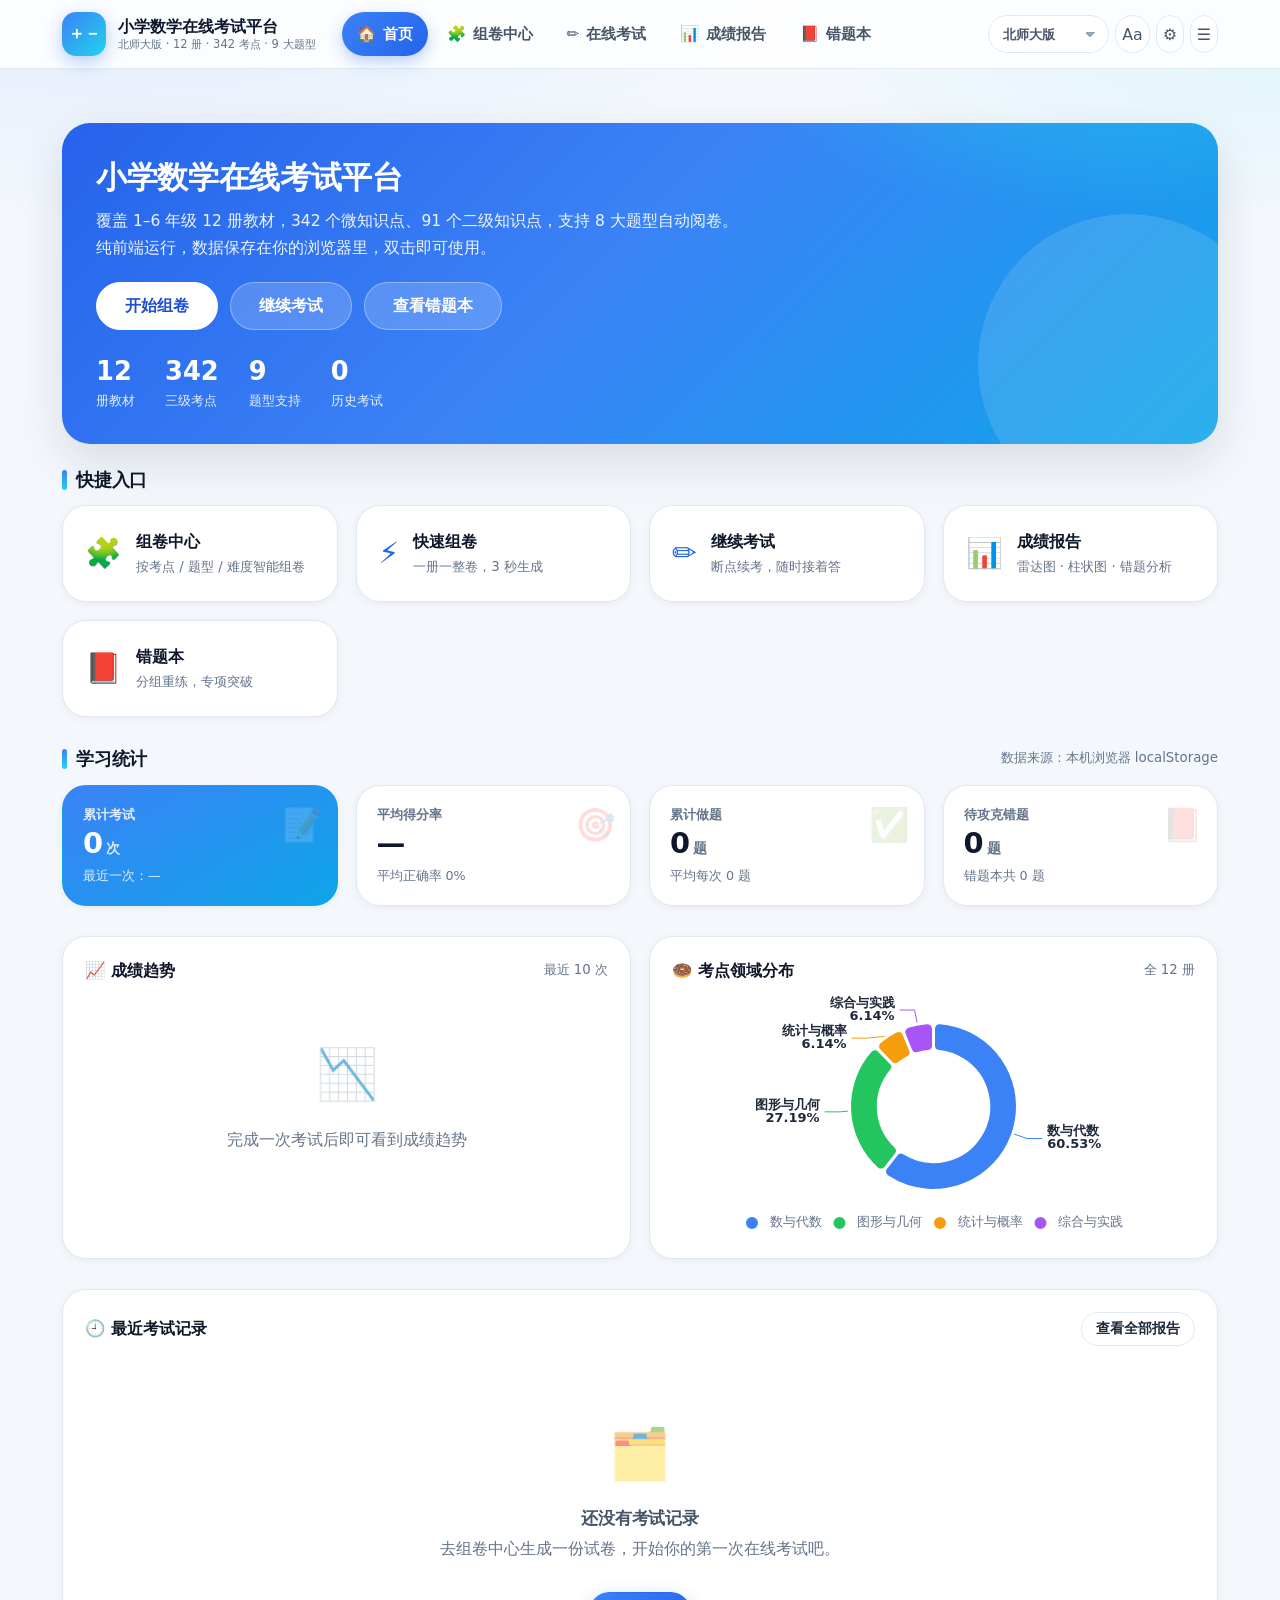
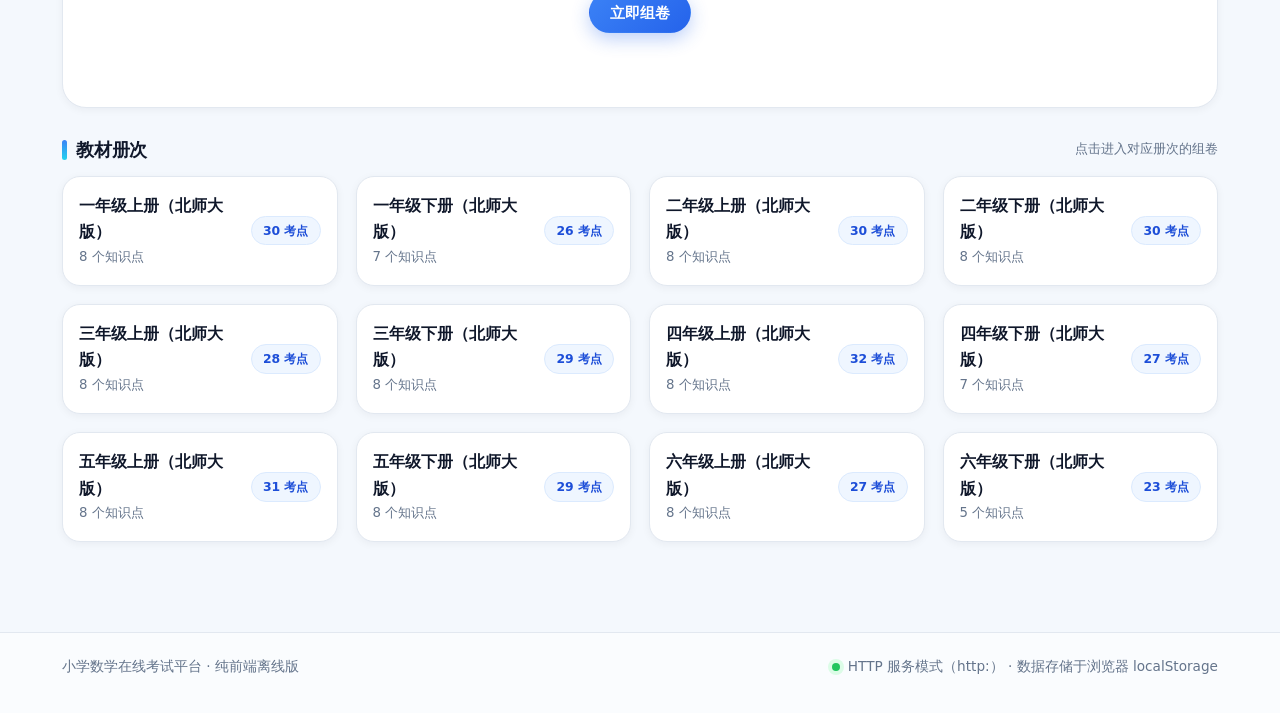
<file: index.html>
<!DOCTYPE html>
<html lang="zh-CN">
<head>
<meta charset="UTF-8">
<meta name="viewport" content="width=device-width, initial-scale=1">
<title>小学数学在线考试平台 · 首页</title>
<meta name="description" content="纯前端小学数学在线考试平台：12 册知识标签体系、378 个微知识点、8 大题型、自动阅卷、成绩报告与错题本。">
<link rel="stylesheet" href="vendor/katex/katex.min.css">
<link rel="stylesheet" href="css/base.css">
<link rel="stylesheet" href="css/layout.css">
<link rel="stylesheet" href="css/components.css">
<link rel="stylesheet" href="css/print.css" media="print">
</head>
<body>

<header class="app-header" id="app-header"></header>

<section class="page-head" id="page-head"></section>

<main class="page-body">
  <div class="container" id="page-root"></div>
</main>

<footer class="app-footer" id="app-footer"></footer>

<!-- 依赖：本地 vendor（离线可用） -->
<script src="vendor/katex/katex.min.js"></script>
<script src="vendor/echarts/echarts.min.js"></script>
<!-- 数据：tags.json 的 file:// 兜底副本 -->
<script src="data/tags.js"></script>
<!-- 核心逻辑 -->
<script src="js/core/loader.js"></script>
<script src="js/core/storage.js"></script>
<script src="js/core/tags.js"></script>
<script src="js/core/bank.js"></script>
<script src="js/core/grader.js"></script>
<script src="js/core/plugins.js"></script>
<script src="js/core/builder.js"></script>
<script src="js/core/media.js"></script>
<script src="js/core/ai.js"></script>
<!-- UI -->
<script src="js/ui/math.js"></script>
<script src="js/ui/toast.js"></script>
<script src="js/ui/charts.js"></script>
<script src="js/ui/render.js"></script>
  <script src="js/ui/shell.js"></script>
  <!-- 历史数据迁移（卡 3）：先于页面 boot / Shell.mount 自动运行一次 -->
  <script src="data/migrate-map.js"></script>
  <script src="js/core/migrate.js"></script>
  <!-- 页面 -->
  <script src="js/pages/page-index.js"></script>
</body>
</html>
</file>
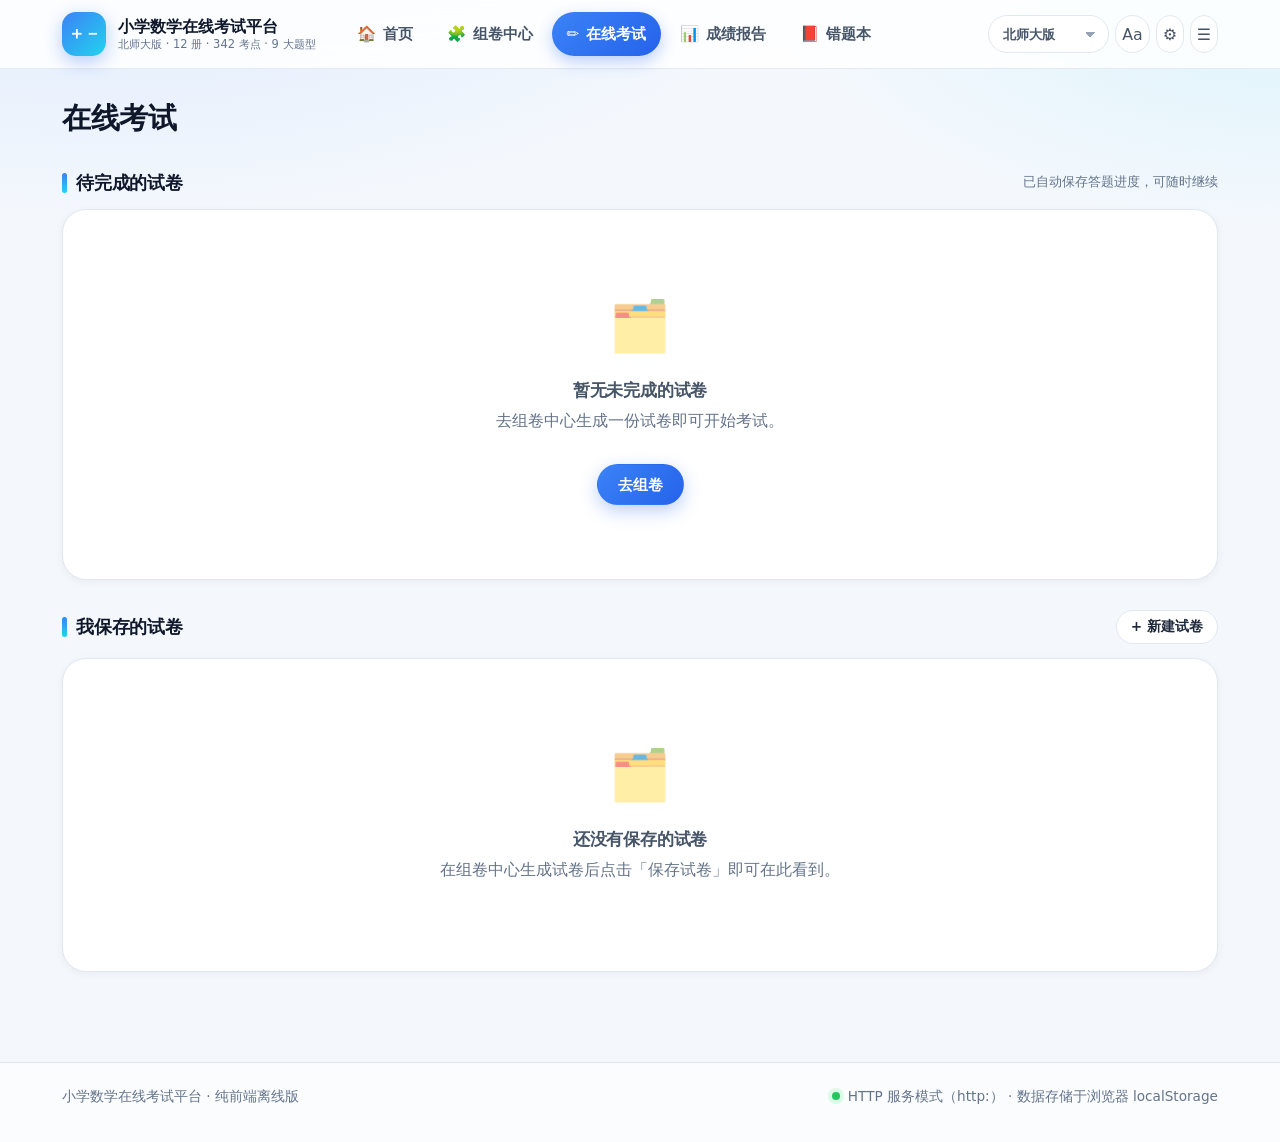
<file: exam.html>
<!DOCTYPE html>
<html lang="zh-CN">
<head>
<meta charset="UTF-8">
<meta name="viewport" content="width=device-width, initial-scale=1">
<title>在线考试 · 小学数学在线考试平台</title>
<link rel="stylesheet" href="vendor/katex/katex.min.css">
<link rel="stylesheet" href="css/base.css">
<link rel="stylesheet" href="css/layout.css">
<link rel="stylesheet" href="css/components.css">
<link rel="stylesheet" href="css/print.css" media="print">
</head>
<body>

<header class="app-header" id="app-header"></header>
<section class="page-head" id="page-head"></section>

<main class="page-body">
  <div class="container" id="page-root"></div>
</main>

<footer class="app-footer" id="app-footer"></footer>

<script src="vendor/katex/katex.min.js"></script>
<script src="vendor/echarts/echarts.min.js"></script>
<script src="data/tags.js"></script>
<script src="js/core/loader.js"></script>
<script src="js/core/storage.js"></script>
<script src="js/core/tags.js"></script>
<script src="js/core/bank.js"></script>
<script src="js/core/grader.js"></script>
<script src="js/core/plugins.js"></script>
<script src="js/core/builder.js"></script>
<script src="js/core/media.js"></script>
<script src="js/core/ai.js"></script>
<script src="js/ui/math.js"></script>
<script src="js/ui/toast.js"></script>
<script src="js/ui/charts.js"></script>
<script src="js/ui/render.js"></script>
  <script src="js/ui/shell.js"></script>
  <!-- 历史数据迁移（卡 3）：先于页面 boot / Shell.mount 自动运行一次 -->
  <script src="data/migrate-map.js"></script>
  <script src="js/core/migrate.js"></script>
  <script src="js/pages/page-exam.js"></script>
</body>
</html>
</file>
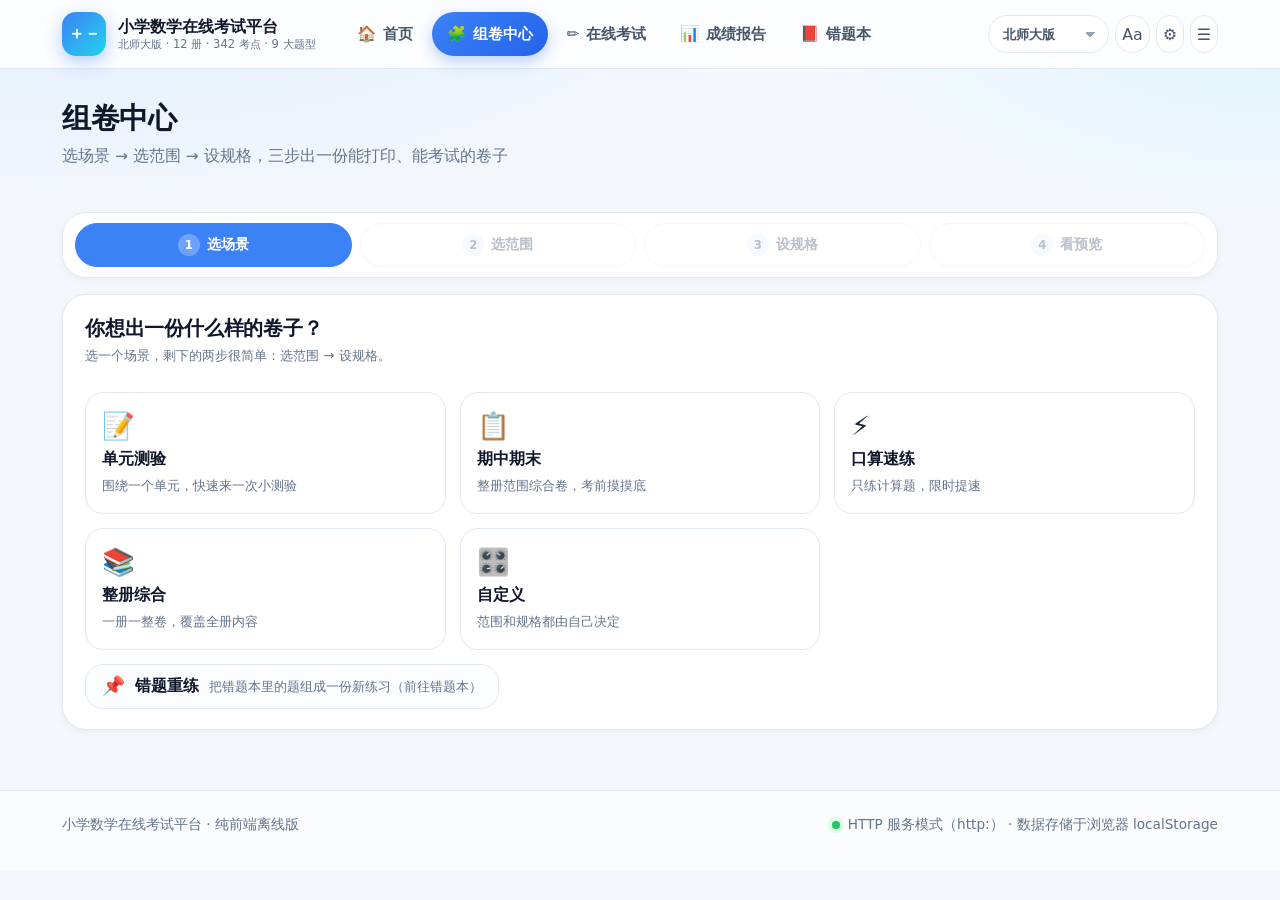
<file: paper-builder.html>
<!DOCTYPE html>
<html lang="zh-CN">
<head>
<meta charset="UTF-8">
<meta name="viewport" content="width=device-width, initial-scale=1">
<title>组卷中心 · 小学数学在线考试平台</title>
<link rel="stylesheet" href="vendor/katex/katex.min.css">
<link rel="stylesheet" href="css/base.css">
<link rel="stylesheet" href="css/layout.css">
<link rel="stylesheet" href="css/components.css">
<link rel="stylesheet" href="css/print.css" media="print">
</head>
<body>

<header class="app-header" id="app-header"></header>
<section class="page-head" id="page-head"></section>

<main class="page-body">
  <div class="container" id="page-root"></div>
</main>

<footer class="app-footer" id="app-footer"></footer>

<script src="vendor/katex/katex.min.js"></script>
<script src="vendor/echarts/echarts.min.js"></script>
<script src="data/tags.js"></script>
<script src="js/core/loader.js"></script>
<script src="js/core/storage.js"></script>
<script src="js/core/tags.js"></script>
<script src="js/core/bank.js"></script>
<script src="js/core/grader.js"></script>
<script src="js/core/plugins.js"></script>
<script src="js/core/builder.js"></script>
<script src="js/core/media.js"></script>
<script src="js/core/ai.js"></script>
<script src="js/ui/math.js"></script>
<script src="js/ui/toast.js"></script>
<script src="js/ui/charts.js"></script>
<script src="js/ui/render.js"></script>
  <script src="js/ui/shell.js"></script>
  <!-- 历史数据迁移（卡 3）：先于页面 boot / Shell.mount 自动运行一次 -->
  <script src="data/migrate-map.js"></script>
  <script src="js/core/migrate.js"></script>
  <script src="js/pages/page-builder.js"></script>
</body>
</html>
</file>
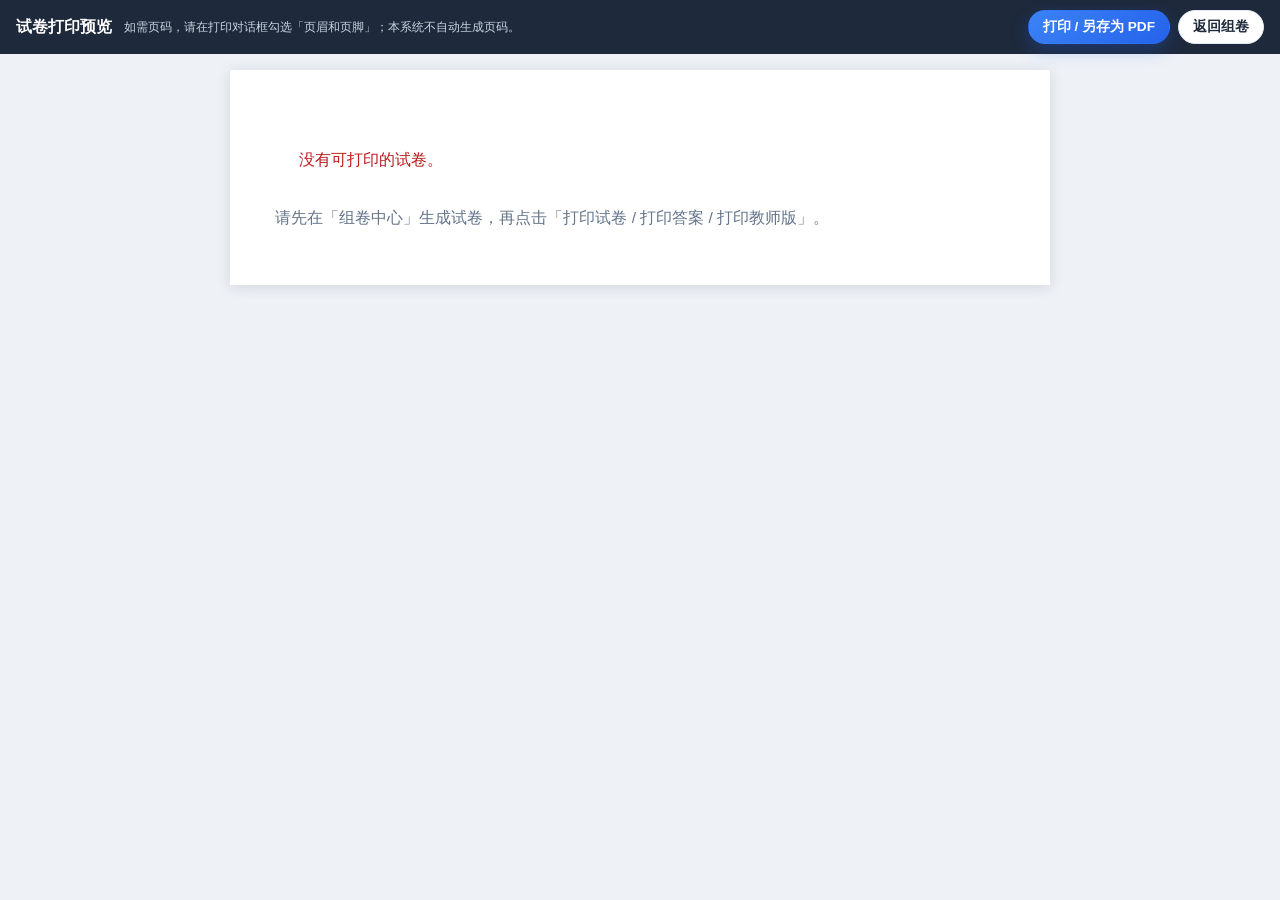
<file: print.html>
<!DOCTYPE html>
<html lang="zh-CN">
<head>
<meta charset="UTF-8">
<meta name="viewport" content="width=device-width, initial-scale=1">
<title>打印试卷 · 小学数学在线考试平台</title>
<link rel="stylesheet" href="vendor/katex/katex.min.css">
<link rel="stylesheet" href="css/base.css">
<link rel="stylesheet" href="css/layout.css">
<link rel="stylesheet" href="css/components.css">
<!-- 独立打印页：print.css 改为 media=all，保证屏幕预览即为卷面排版（打印时同样生效） -->
<link rel="stylesheet" href="css/print.css" media="all">
</head>
<body>

<header class="pp-toolbar no-print" id="pp-toolbar">
  <span class="pp-toolbar-title">试卷打印预览</span>
  <span class="pp-toolbar-hint">如需页码，请在打印对话框勾选「页眉和页脚」；本系统不自动生成页码。</span>
  <span class="pp-toolbar-actions">
    <button class="btn btn-primary btn-sm" id="pp-btn-print">打印 / 另存为 PDF</button>
    <a class="btn btn-ghost btn-sm" id="pp-btn-back" href="paper-builder.html">返回组卷</a>
  </span>
</header>

<main class="pp-root" id="print-root">
  <div class="pp-loading">正在准备试卷…</div>
</main>

<!-- 与 paper-builder.html 相同的核心脚本清单（满足离线资源校验），
     末尾追加本页专用的两个脚本 -->
<script src="vendor/katex/katex.min.js"></script>
<script src="vendor/echarts/echarts.min.js"></script>
<script src="data/tags.js"></script>
<script src="js/core/loader.js"></script>
<script src="js/core/storage.js"></script>
<script src="js/core/tags.js"></script>
<script src="js/core/bank.js"></script>
<script src="js/core/grader.js"></script>
<script src="js/core/plugins.js"></script>
<script src="js/core/builder.js"></script>
<script src="js/core/media.js"></script>
<script src="js/core/ai.js"></script>
<script src="js/ui/math.js"></script>
<script src="js/ui/toast.js"></script>
<script src="js/ui/charts.js"></script>
<script src="js/ui/render.js"></script>
<script src="js/ui/shell.js"></script>
<script src="js/ui/paper-print.js"></script>
<script src="js/pages/page-print.js"></script>
</body>
</html>
</file>
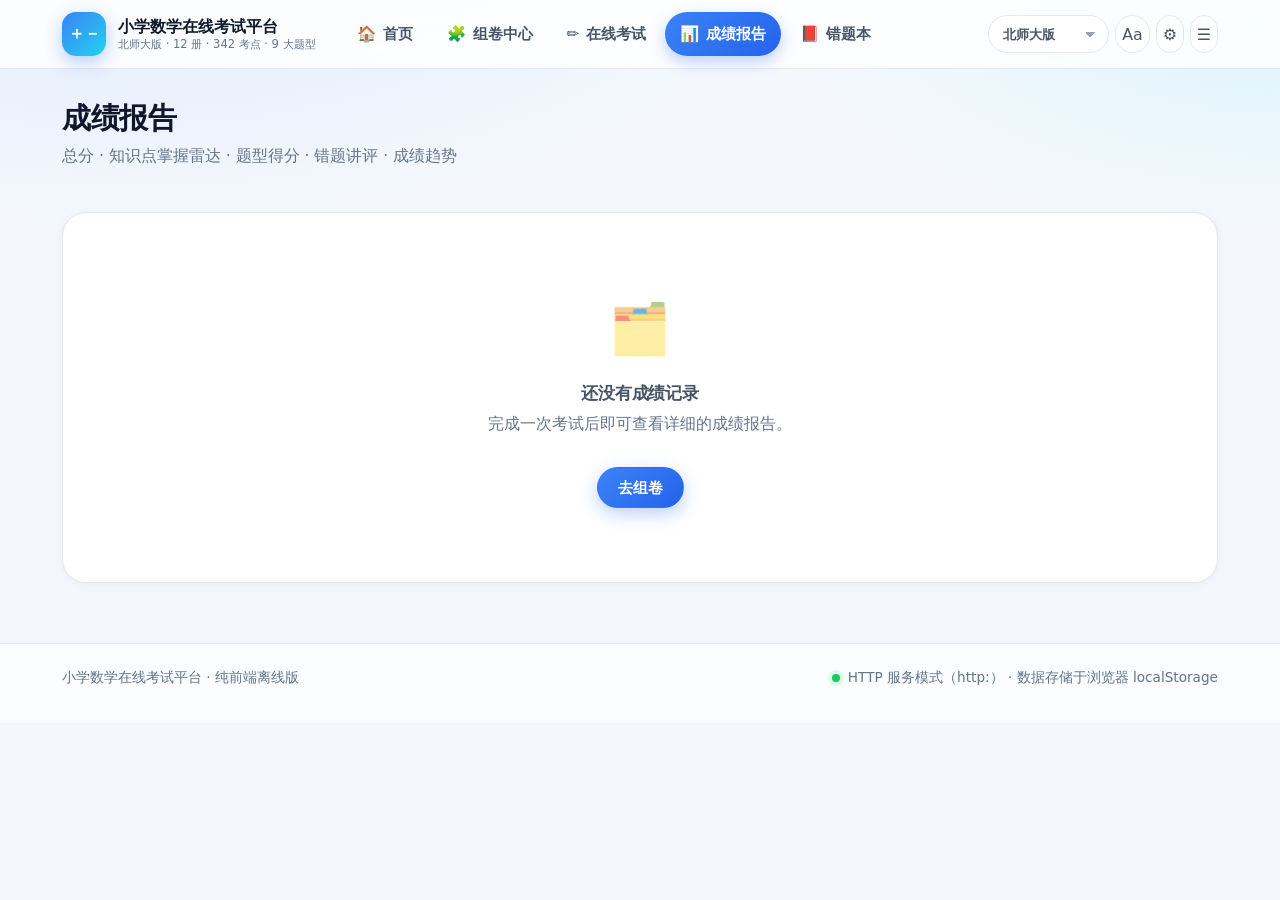
<file: report.html>
<!DOCTYPE html>
<html lang="zh-CN">
<head>
<meta charset="UTF-8">
<meta name="viewport" content="width=device-width, initial-scale=1">
<title>成绩报告 · 小学数学在线考试平台</title>
<link rel="stylesheet" href="vendor/katex/katex.min.css">
<link rel="stylesheet" href="css/base.css">
<link rel="stylesheet" href="css/layout.css">
<link rel="stylesheet" href="css/components.css">
<link rel="stylesheet" href="css/print.css" media="print">
</head>
<body>

<header class="app-header" id="app-header"></header>
<section class="page-head" id="page-head"></section>

<main class="page-body">
  <div class="container" id="page-root"></div>
</main>

<footer class="app-footer" id="app-footer"></footer>

<script src="vendor/katex/katex.min.js"></script>
<script src="vendor/echarts/echarts.min.js"></script>
<script src="data/tags.js"></script>
<script src="js/core/loader.js"></script>
<script src="js/core/storage.js"></script>
<script src="js/core/tags.js"></script>
<script src="js/core/bank.js"></script>
<script src="js/core/grader.js"></script>
<script src="js/core/plugins.js"></script>
<script src="js/core/builder.js"></script>
<script src="js/core/media.js"></script>
<script src="js/core/ai.js"></script>
<script src="js/ui/math.js"></script>
<script src="js/ui/toast.js"></script>
<script src="js/ui/charts.js"></script>
<script src="js/ui/render.js"></script>
  <script src="js/ui/shell.js"></script>
  <!-- 历史数据迁移（卡 3）：先于页面 boot / Shell.mount 自动运行一次 -->
  <script src="data/migrate-map.js"></script>
  <script src="js/core/migrate.js"></script>
  <script src="js/pages/page-report.js"></script>
</body>
</html>
</file>
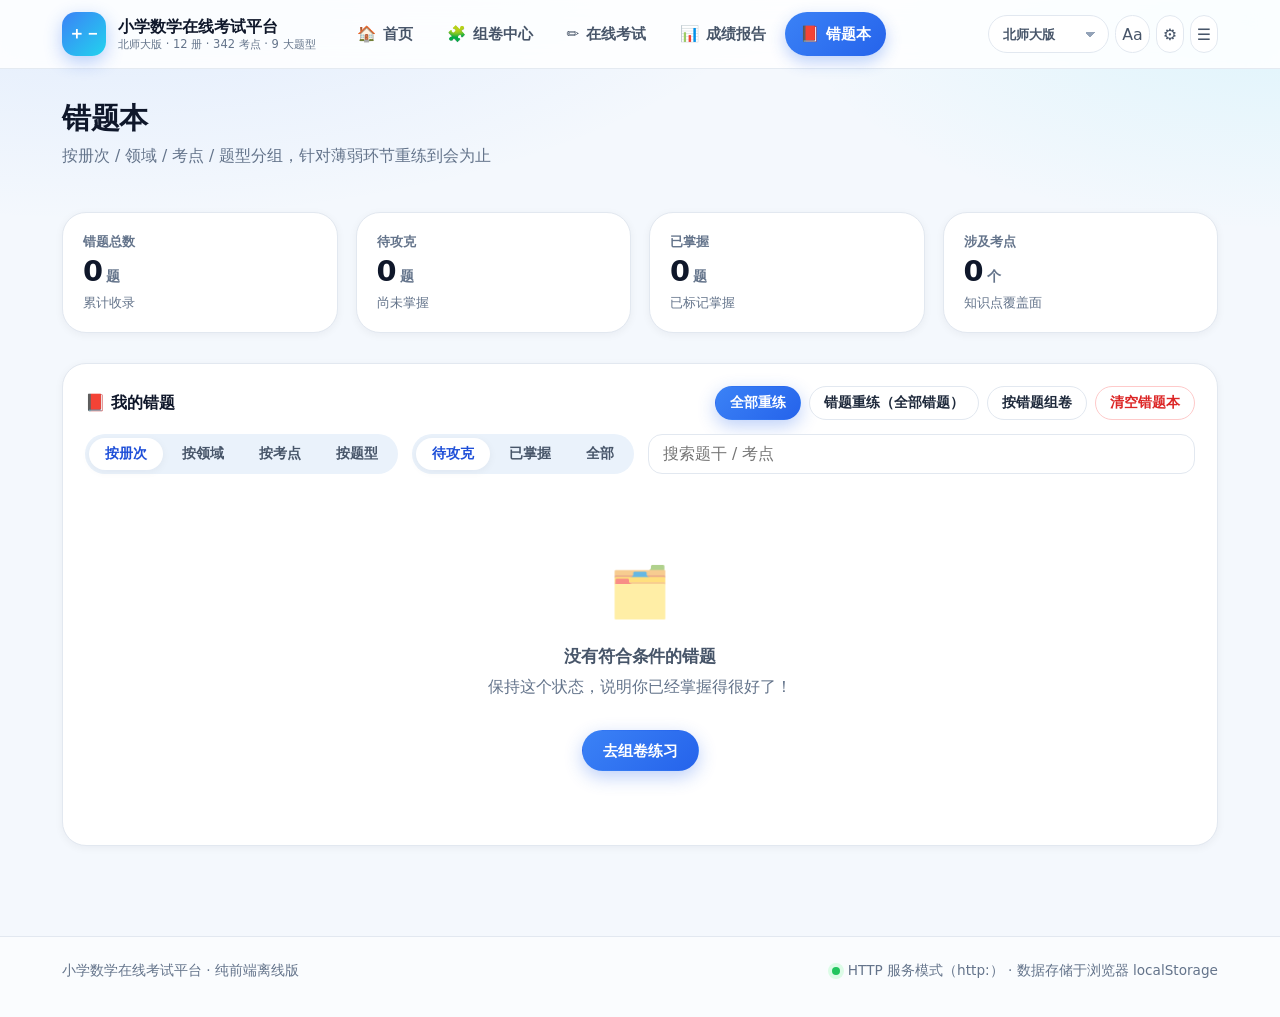
<file: wrongbook.html>
<!DOCTYPE html>
<html lang="zh-CN">
<head>
<meta charset="UTF-8">
<meta name="viewport" content="width=device-width, initial-scale=1">
<title>错题本 · 小学数学在线考试平台</title>
<link rel="stylesheet" href="vendor/katex/katex.min.css">
<link rel="stylesheet" href="css/base.css">
<link rel="stylesheet" href="css/layout.css">
<link rel="stylesheet" href="css/components.css">
<link rel="stylesheet" href="css/print.css" media="print">
</head>
<body>

<header class="app-header" id="app-header"></header>
<section class="page-head" id="page-head"></section>

<main class="page-body">
  <div class="container" id="page-root"></div>
</main>

<footer class="app-footer" id="app-footer"></footer>

<script src="vendor/katex/katex.min.js"></script>
<script src="vendor/echarts/echarts.min.js"></script>
<script src="data/tags.js"></script>
<script src="js/core/loader.js"></script>
<script src="js/core/storage.js"></script>
<script src="js/core/tags.js"></script>
<script src="js/core/bank.js"></script>
<script src="js/core/grader.js"></script>
<script src="js/core/plugins.js"></script>
<script src="js/core/builder.js"></script>
<script src="js/core/media.js"></script>
<script src="js/core/ai.js"></script>
<script src="js/ui/math.js"></script>
<script src="js/ui/toast.js"></script>
<script src="js/ui/charts.js"></script>
<script src="js/ui/render.js"></script>
  <script src="js/ui/shell.js"></script>
  <!-- 历史数据迁移（卡 3）：先于页面 boot / Shell.mount 自动运行一次 -->
  <script src="data/migrate-map.js"></script>
  <script src="js/core/migrate.js"></script>
  <script src="js/pages/page-wrongbook.js"></script>
</body>
</html>
</file>
<file: css/base.css>
/* ============================================================
 * base.css —— 设计变量 / 重置 / 排版 / 大字版
 * 主色调：清新蓝  |  圆角：16-28px  |  卡片式布局
 * ============================================================ */
:root {
  /* 主色（蓝） */
  --blue-50:  #eff6ff;
  --blue-100: #dbeafe;
  --blue-200: #bfdbfe;
  --blue-300: #93c5fd;
  --blue-400: #60a5fa;
  --blue-500: #3b82f6;
  --blue-600: #2563eb;
  --blue-700: #1d4ed8;
  --blue-800: #1e40af;

  /* 辅助色 */
  --green-100: #dcfce7; --green-500: #22c55e; --green-600: #16a34a; --green-700:#15803d;
  --amber-100: #fef3c7; --amber-500: #f59e0b; --amber-600: #d97706;
  --red-100: #fee2e2;   --red-500: #ef4444;   --red-600: #dc2626;
  --pink-100: #fce7f3;  --pink-500: #ec4899;
  --purple-100:#f3e8ff; --purple-500:#a855f7;
  --teal-500: #14b8a6;

  /* 中性色 */
  --ink:      #0f172a;
  --ink-2:    #1e293b;
  --ink-3:    #475569;
  --muted:    #64748b;
  --muted-2:  #94a3b8;
  --line:     #e2e8f0;
  --line-2:   #eef2f7;
  --bg:       #f4f8fd;
  --bg-2:     #eaf2fb;
  --card:     #ffffff;
  --card-2:   #fbfdff;
  --shadow-sm: 0 2px 8px rgba(15, 23, 42, .05);
  --shadow:    0 8px 24px rgba(15, 23, 42, .07);
  --shadow-lg: 0 18px 48px rgba(15, 23, 42, .12);

  /* 圆角 */
  --r-xs: 10px;
  --r-sm: 14px;
  --r-md: 18px;
  --r-lg: 24px;
  --r-xl: 28px;
  --r-full: 999px;

  --font: system-ui, -apple-system, "Segoe UI", "PingFang SC", "Hiragino Sans GB", "Microsoft YaHei", sans-serif;
  --font-num: "SFMono-Regular", ui-monospace, Consolas, monospace;
  --fs: 15.5px;
  --lh: 1.72;
  --container: 1200px;
  --header-h: 68px;
}

html.big-font, body.big-font { --fs: 18.5px; --lh: 1.9; }

* { box-sizing: border-box; }

html, body { height: 100%; }

body {
  margin: 0;
  font-family: var(--font);
  font-size: var(--fs);
  line-height: var(--lh);
  color: var(--ink-2);
  background:
    radial-gradient(1200px 520px at 8% -10%, rgba(59,130,246,.13), transparent 60%),
    radial-gradient(900px 420px at 100% 0%, rgba(34,211,238,.11), transparent 55%),
    var(--bg);
  background-attachment: fixed;
  -webkit-font-smoothing: antialiased;
  text-rendering: optimizeLegibility;
}

h1, h2, h3, h4, h5 { margin: 0 0 .5em; color: var(--ink); font-weight: 800; line-height: 1.32; letter-spacing: -.01em; }
h1 { font-size: 1.72em; }
h2 { font-size: 1.36em; }
h3 { font-size: 1.12em; }
h4 { font-size: 1em; }
p  { margin: 0 0 .85em; }
a  { color: var(--blue-600); text-decoration: none; }
a:hover { color: var(--blue-700); }
ul, ol { margin: 0 0 .85em; padding-left: 1.3em; }
img { max-width: 100%; }
button, input, select, textarea { font-family: inherit; font-size: inherit; color: inherit; }
button { cursor: pointer; }
hr.sep { border: 0; border-top: 1px dashed var(--line); margin: 18px 0; }

::selection { background: var(--blue-200); color: var(--ink); }

/* 滚动条 */
::-webkit-scrollbar { width: 10px; height: 10px; }
::-webkit-scrollbar-track { background: transparent; }
::-webkit-scrollbar-thumb { background: #cbd8e6; border-radius: 999px; border: 2px solid transparent; background-clip: content-box; }
::-webkit-scrollbar-thumb:hover { background: #a9bdd2; background-clip: content-box; }

/* 工具类 */
.muted { color: var(--muted); }
.small { font-size: .86em; }
.center { text-align: center; }
.right { text-align: right; }
.nowrap { white-space: nowrap; }
.mt-0 { margin-top: 0; } .mt-1 { margin-top: 8px; } .mt-2 { margin-top: 16px; } .mt-3 { margin-top: 24px; }
.mb-0 { margin-bottom: 0; } .mb-1 { margin-bottom: 8px; } .mb-2 { margin-bottom: 16px; } .mb-3 { margin-bottom: 24px; }
.hidden { display: none !important; }
.flex { display: flex; }
.flex-between { display: flex; align-items: center; justify-content: space-between; gap: 12px; }
.flex-center { display: flex; align-items: center; justify-content: center; gap: 10px; }
.wrap { flex-wrap: wrap; }
.grow { flex: 1 1 auto; min-width: 0; }
.gap-1 { gap: 8px; } .gap-2 { gap: 14px; } .gap-3 { gap: 22px; }

/* KaTeX 微调 */
.katex { font-size: 1.06em; }
.katex-display { margin: .55em 0; overflow-x: auto; overflow-y: hidden; padding: 2px 0; }
.math-error { color: var(--red-600); background: var(--red-100); border-radius: 6px; padding: 0 4px; }

/* 动效 */
@keyframes mx-fade-up { from { opacity: 0; transform: translateY(10px); } to { opacity: 1; transform: none; } }
@keyframes mx-spin { to { transform: rotate(360deg); } }
@keyframes mx-pop { 0% { transform: scale(.94); opacity: 0; } 100% { transform: scale(1); opacity: 1; } }

@media (prefers-reduced-motion: reduce) {
  * { animation-duration: .01ms !important; transition-duration: .01ms !important; }
}
</file>
<file: css/layout.css>
/* ============================================================
 * layout.css —— 容器 / 顶栏 / 页头 / 栅格 / 页脚
 * ============================================================ */
.container {
  width: 100%;
  max-width: var(--container);
  margin: 0 auto;
  padding: 0 22px;
}

/* ---------------- 顶栏 ---------------- */
.app-header {
  position: sticky;
  top: 0;
  z-index: 60;
  backdrop-filter: saturate(160%) blur(14px);
  -webkit-backdrop-filter: saturate(160%) blur(14px);
  background: rgba(255, 255, 255, .86);
  border-bottom: 1px solid rgba(226, 232, 240, .9);
}
.nav-wrap {
  display: flex;
  align-items: center;
  gap: 18px;
  min-height: var(--header-h);
}
.brand {
  display: flex;
  align-items: center;
  gap: 12px;
  flex: 0 0 auto;
}
.brand-logo {
  width: 44px; height: 44px;
  display: grid; place-items: center;
  border-radius: var(--r-sm);
  background: linear-gradient(135deg, var(--blue-500), #22d3ee);
  color: #fff;
  font-weight: 800;
  font-size: 17px;
  letter-spacing: -.5px;
  box-shadow: 0 6px 18px rgba(37, 99, 235, .32);
}
.brand-text { display: flex; flex-direction: column; line-height: 1.22; }
.brand-text b { font-size: 1.02em; color: var(--ink); font-weight: 800; }
.brand-text em { font-style: normal; font-size: .74em; color: var(--muted); }

.nav { display: flex; align-items: center; gap: 4px; margin-left: 8px; flex: 1 1 auto; }
.nav-link {
  display: inline-flex; align-items: center; gap: 7px;
  padding: 9px 15px;
  border-radius: var(--r-full);
  color: var(--ink-3);
  font-weight: 600;
  font-size: .95em;
  transition: background .16s, color .16s, transform .16s;
  white-space: nowrap;
}
.nav-link:hover { background: var(--blue-50); color: var(--blue-700); transform: translateY(-1px); }
.nav-link.active { background: linear-gradient(135deg, var(--blue-500), var(--blue-600)); color: #fff; box-shadow: 0 6px 16px rgba(37, 99, 235, .3); }
.nav-ico { font-size: 1.05em; }

.nav-actions { display: flex; align-items: center; gap: 6px; flex: 0 0 auto; }
.nav-toggle { display: none; }

/* ---------------- 页头 ---------------- */
.page-head { padding: 30px 0 6px; }
.breadcrumb { font-size: .86em; color: var(--muted); margin-bottom: 8px; }
.breadcrumb a { color: var(--muted); }
.breadcrumb a:hover { color: var(--blue-600); }
.page-title { font-size: 1.86em; margin-bottom: 6px; }
.page-subtitle { color: var(--muted); max-width: 74ch; margin-bottom: 14px; }
.page-head-actions { display: flex; gap: 10px; flex-wrap: wrap; margin-bottom: 4px; }

/* ---------------- 主体 ---------------- */
.page-body { padding: 18px 0 60px; }

.section { margin-bottom: 30px; }
.section-head {
  display: flex; align-items: center; justify-content: space-between;
  gap: 14px; margin-bottom: 14px; flex-wrap: wrap;
}
.section-title { font-size: 1.16em; margin: 0; display: flex; align-items: center; gap: 9px; }
.section-title::before {
  content: ''; width: 5px; height: 20px; border-radius: 4px;
  background: linear-gradient(180deg, var(--blue-500), #22d3ee);
}

/* ---------------- 栅格 ---------------- */
.grid { display: grid; gap: 18px; }
.grid-2 { grid-template-columns: repeat(2, minmax(0, 1fr)); }
.grid-3 { grid-template-columns: repeat(3, minmax(0, 1fr)); }
.grid-4 { grid-template-columns: repeat(4, minmax(0, 1fr)); }
.grid-auto { grid-template-columns: repeat(auto-fill, minmax(250px, 1fr)); }
.grid-side { grid-template-columns: 320px minmax(0, 1fr); }
.grid-side-r { grid-template-columns: minmax(0, 1fr) 340px; }
.span-2 { grid-column: span 2; }
.span-3 { grid-column: span 3; }

/* ---------------- 快捷入口 ---------------- */
.hero {
  position: relative;
  overflow: hidden;
  border-radius: var(--r-xl);
  padding: 34px 34px 30px;
  background:
    radial-gradient(600px 260px at 90% -20%, rgba(34, 211, 238, .5), transparent 60%),
    linear-gradient(135deg, #2563eb 0%, #3b82f6 46%, #0ea5e9 100%);
  color: #fff;
  box-shadow: var(--shadow-lg);
}
.hero::after {
  content: '';
  position: absolute; right: -60px; bottom: -70px;
  width: 300px; height: 300px; border-radius: 50%;
  background: rgba(255, 255, 255, .12);
}
.hero h1 { color: #fff; font-size: 2.02em; margin-bottom: 10px; }
.hero p { color: rgba(255, 255, 255, .92); max-width: 66ch; margin-bottom: 20px; }
.hero-actions { display: flex; gap: 12px; flex-wrap: wrap; position: relative; z-index: 2; }
.hero .btn-ghost { background: rgba(255, 255, 255, .18); color: #fff; border-color: rgba(255, 255, 255, .34); }
.hero .btn-ghost:hover { background: rgba(255, 255, 255, .3); color: #fff; }
.hero .btn-light { background: #fff; color: var(--blue-700); border-color: #fff; }
.hero-stats {
  display: flex; gap: 30px; flex-wrap: wrap; margin-top: 26px;
  position: relative; z-index: 2;
}
.hero-stat b { display: block; font-size: 1.66em; line-height: 1.2; }
.hero-stat span { font-size: .84em; opacity: .88; }

/* ---------------- 页脚 ---------------- */
.app-footer {
  border-top: 1px solid var(--line);
  padding: 22px 0 34px;
  color: var(--muted);
  font-size: .88em;
  background: rgba(255, 255, 255, .6);
}
.footer-wrap { display: flex; align-items: center; justify-content: space-between; gap: 14px; flex-wrap: wrap; }
.footer-meta { display: flex; align-items: center; gap: 8px; }
.dot { width: 8px; height: 8px; border-radius: 50%; display: inline-block; }
.dot-ok { background: var(--green-500); box-shadow: 0 0 0 4px var(--green-100); }
.dot-warn { background: var(--amber-500); box-shadow: 0 0 0 4px var(--amber-100); }

/* ---------------- 响应式 ---------------- */
@media (max-width: 1080px) {
  .grid-side, .grid-side-r { grid-template-columns: minmax(0, 1fr); }
  .grid-4 { grid-template-columns: repeat(2, minmax(0, 1fr)); }
}
@media (max-width: 860px) {
  .nav-toggle { display: inline-grid; }
  .nav {
    position: absolute; top: 100%; left: 0; right: 0;
    flex-direction: column; align-items: stretch;
    background: #fff; border-bottom: 1px solid var(--line);
    padding: 10px 16px 16px; gap: 6px;
    box-shadow: var(--shadow);
    display: none;
  }
  .nav.open { display: flex; }
  .nav-link { justify-content: flex-start; border-radius: var(--r-sm); }
  .app-header { position: sticky; }
  .nav-wrap { position: relative; }
  .brand-text em { display: none; }
  .grid-2, .grid-3, .grid-4 { grid-template-columns: minmax(0, 1fr); }
  .span-2, .span-3 { grid-column: span 1; }
  .hero { padding: 26px 22px; }
  .hero h1 { font-size: 1.6em; }
}
@media (max-width: 520px) {
  .container { padding: 0 14px; }
  .page-title { font-size: 1.5em; }
  .hero-stats { gap: 18px; }
  .brand-logo { width: 38px; height: 38px; font-size: 15px; }
}
</file>
<file: css/components.css>
/* ============================================================
 * components.css —— 卡片 / 按钮 / 表单 / 表格 / 标签树 /
 *                  题目卡片 / 图表容器 / 弹层 / 状态
 * ============================================================ */

/* ---------------- 卡片 ---------------- */
.card {
  background: var(--card);
  border: 1px solid var(--line);
  border-radius: var(--r-lg);
  padding: 22px;
  box-shadow: var(--shadow-sm);
  transition: box-shadow .2s, transform .2s, border-color .2s;
}
.card.hoverable:hover { box-shadow: var(--shadow); transform: translateY(-2px); border-color: var(--blue-200); }
.card.flat { box-shadow: none; }
.card-tint { background: linear-gradient(160deg, var(--blue-50), #fff 62%); }
.card-head {
  display: flex; align-items: center; justify-content: space-between;
  gap: 12px; margin-bottom: 14px; flex-wrap: wrap;
}
.card-title { font-size: 1.06em; font-weight: 800; color: var(--ink); margin: 0; display: flex; align-items: center; gap: 8px; }
.card-sub { color: var(--muted); font-size: .88em; margin: 2px 0 0; }
.card.pad-sm { padding: 16px; border-radius: var(--r-md); }

/* ---------------- 按钮 ---------------- */
.btn {
  display: inline-flex; align-items: center; justify-content: center; gap: 7px;
  padding: 10px 20px;
  border-radius: var(--r-full);
  border: 1.5px solid transparent;
  font-weight: 700;
  font-size: .95em;
  line-height: 1.3;
  transition: transform .14s, box-shadow .18s, background .18s, color .18s, border-color .18s;
  white-space: nowrap;
  user-select: none;
}
.btn:active { transform: translateY(1px); }
.btn:disabled, .btn[disabled] { opacity: .5; cursor: not-allowed; transform: none; }
.btn-primary { background: linear-gradient(135deg, var(--blue-500), var(--blue-600)); color: #fff; box-shadow: 0 6px 18px rgba(37, 99, 235, .3); }
.btn-primary:hover { box-shadow: 0 10px 26px rgba(37, 99, 235, .4); transform: translateY(-1px); }
.btn-ghost { background: #fff; color: var(--ink-2); border-color: var(--line); }
.btn-ghost:hover { border-color: var(--blue-300); color: var(--blue-700); background: var(--blue-50); }
.btn-success { background: linear-gradient(135deg, var(--green-500), var(--green-600)); color: #fff; box-shadow: 0 6px 18px rgba(22, 163, 74, .28); }
.btn-danger { background: #fff; color: var(--red-600); border-color: #fecaca; }
.btn-danger:hover { background: var(--red-100); }
.btn-warm { background: linear-gradient(135deg, #fbbf24, var(--amber-500)); color: #7c2d12; box-shadow: 0 6px 18px rgba(245, 158, 11, .3); }
.btn-sm { padding: 7px 14px; font-size: .88em; }
.btn-lg { padding: 13px 28px; font-size: 1.02em; }
.btn-block { width: 100%; }
.btn-icon {
  width: 38px; height: 38px; display: inline-grid; place-items: center;
  border-radius: var(--r-full);
  border: 1.5px solid var(--line);
  background: #fff;
  color: var(--ink-3);
  font-size: 1.02em;
  transition: all .16s;
}
.btn-icon:hover { border-color: var(--blue-300); color: var(--blue-600); background: var(--blue-50); }
.btn-icon.on, .btn-icon.active { background: var(--blue-500); border-color: var(--blue-500); color: #fff; }
.btn-group { display: inline-flex; gap: 8px; flex-wrap: wrap; }

/* ---------------- 徽章 / 标签 ---------------- */
.badge {
  display: inline-flex; align-items: center; gap: 5px;
  padding: 3px 11px;
  border-radius: var(--r-full);
  font-size: .8em;
  font-weight: 700;
  background: var(--blue-50);
  color: var(--blue-700);
  border: 1px solid var(--blue-100);
  white-space: nowrap;
}
.badge-type { background: #eef2ff; color: #4338ca; border-color: #e0e7ff; }
.badge-manual { background: var(--amber-100); color: #92400e; border-color: #fde68a; }
.badge-pt { background: color-mix(in srgb, var(--c, #64748b) 12%, #fff); color: var(--c, #475569); border-color: color-mix(in srgb, var(--c, #64748b) 26%, #fff); }
.badge-diff-1 { background: var(--green-100); color: var(--green-700); border-color: #bbf7d0; }
.badge-diff-2 { background: var(--amber-100); color: #92400e; border-color: #fde68a; }
.badge-diff-3 { background: var(--red-100); color: #991b1b; border-color: #fecaca; }
.badge-solid { background: var(--blue-500); color: #fff; border-color: var(--blue-500); }

.tag {
  display: inline-flex; align-items: center;
  padding: 2px 10px;
  border-radius: var(--r-full);
  font-size: .78em;
  background: var(--bg-2);
  color: var(--ink-3);
  border: 1px solid var(--line);
  white-space: nowrap;
}
.tag-0 { background: var(--blue-50); color: var(--blue-700); border-color: var(--blue-100); }
.tag-1 { background: var(--green-100); color: var(--green-700); border-color: #bbf7d0; }
.tag-2 { background: var(--amber-100); color: #92400e; border-color: #fde68a; }
.tag-3 { background: var(--purple-100); color: #6b21a8; border-color: #e9d5ff; }
.chip {
  display: inline-flex; align-items: center; padding: 4px 12px;
  border-radius: var(--r-full); font-size: .84em; font-weight: 700;
  background: var(--blue-50); color: var(--blue-700); border: 1px solid var(--blue-100);
}
.chip-0 { background: var(--blue-50); color: var(--blue-700); border-color: var(--blue-100); }
.chip-1 { background: var(--green-100); color: var(--green-700); border-color: #bbf7d0; }
.chip-2 { background: var(--amber-100); color: #92400e; border-color: #fde68a; }
.chip-3 { background: var(--pink-100); color: #9d174d; border-color: #fbcfe8; }

/* ---------------- 表单 ---------------- */
.field { margin-bottom: 14px; }
.field > label, .label {
  display: block; font-weight: 700; font-size: .88em;
  color: var(--ink-3); margin-bottom: 6px;
}
.input, .select, .textarea,
input[type="text"], input[type="number"], select, textarea {
  width: 100%;
  padding: 10px 14px;
  border: 1.5px solid var(--line);
  border-radius: var(--r-sm);
  background: #fff;
  color: var(--ink-2);
  transition: border-color .16s, box-shadow .16s;
  outline: none;
}
input[type="text"]:focus, input[type="number"]:focus, select:focus, textarea:focus, .input:focus, .select:focus, .textarea:focus {
  border-color: var(--blue-400);
  box-shadow: 0 0 0 4px rgba(59, 130, 246, .14);
}
.input.is-ok { border-color: var(--green-500); box-shadow: 0 0 0 4px rgba(34, 197, 94, .14); }
.input.is-err { border-color: var(--red-500); box-shadow: 0 0 0 4px rgba(239, 68, 68, .13); }
textarea { resize: vertical; min-height: 76px; line-height: 1.7; }
.select { appearance: none; background-image: linear-gradient(45deg, transparent 50%, #94a3b8 50%), linear-gradient(135deg, #94a3b8 50%, transparent 50%); background-position: calc(100% - 18px) 50%, calc(100% - 13px) 50%; background-size: 5px 5px; background-repeat: no-repeat; padding-right: 34px; }
.hint { color: var(--muted); font-size: .84em; margin: 6px 0 0; }

.switch-row {
  display: flex; align-items: center; justify-content: space-between; gap: 14px;
  padding: 11px 0; border-bottom: 1px dashed var(--line-2);
  font-weight: 600; color: var(--ink-3); font-size: .94em;
  cursor: pointer;
}
.switch-row input[type="checkbox"] { width: 20px; height: 20px; accent-color: var(--blue-500); flex: 0 0 auto; cursor: pointer; }

.check-list { display: flex; flex-wrap: wrap; gap: 8px; }
.check-pill {
  display: inline-flex; align-items: center; gap: 6px;
  padding: 7px 14px; border-radius: var(--r-full);
  border: 1.5px solid var(--line); background: #fff;
  font-size: .88em; font-weight: 600; color: var(--ink-3);
  cursor: pointer; transition: all .15s; user-select: none;
}
.check-pill:hover { border-color: var(--blue-300); color: var(--blue-700); }
.check-pill input { display: none; }
.check-pill.on { background: var(--blue-50); border-color: var(--blue-400); color: var(--blue-700); box-shadow: 0 2px 10px rgba(59, 130, 246, .16); }

.btn-seg { display: inline-flex; background: var(--bg-2); border-radius: var(--r-full); padding: 4px; gap: 3px; }
.btn-seg button {
  border: 0; background: transparent; border-radius: var(--r-full);
  padding: 7px 16px; font-weight: 700; font-size: .88em; color: var(--ink-3);
  transition: all .16s;
}
.btn-seg button.on { background: #fff; color: var(--blue-700); box-shadow: var(--shadow-sm); }

/* ---------------- 表格 ---------------- */
.data-table { width: 100%; border-collapse: separate; border-spacing: 0; font-size: .92em; }
.data-table th, .data-table td { padding: 11px 14px; text-align: left; border-bottom: 1px solid var(--line-2); }
.data-table th { background: var(--bg-2); color: var(--ink-3); font-weight: 700; font-size: .9em; }
.data-table th:first-child { border-radius: var(--r-sm) 0 0 0; }
.data-table th:last-child { border-radius: 0 var(--r-sm) 0 0; }
.data-table tbody tr:hover { background: var(--blue-50); }
.data-table td.num { font-family: var(--font-num); }

/* ---------------- 统计卡片 ---------------- */
.stat-card {
  position: relative; overflow: hidden;
  background: var(--card); border: 1px solid var(--line);
  border-radius: var(--r-lg); padding: 18px 20px;
  box-shadow: var(--shadow-sm);
}
.stat-card .stat-ico {
  position: absolute; right: 14px; top: 12px; font-size: 2.1em; opacity: .16;
}
.stat-card .stat-label { color: var(--muted); font-size: .86em; font-weight: 600; }
.stat-card .stat-value { font-size: 1.86em; font-weight: 800; color: var(--ink); line-height: 1.24; letter-spacing: -.02em; }
.stat-card .stat-value small { font-size: .5em; font-weight: 700; color: var(--muted); margin-left: 4px; }
.stat-card .stat-foot { color: var(--muted); font-size: .82em; margin-top: 3px; }
.stat-card.accent { background: linear-gradient(150deg, var(--blue-500), #0ea5e9); border-color: transparent; color: #fff; }
.stat-card.accent .stat-label, .stat-card.accent .stat-foot { color: rgba(255, 255, 255, .86); }
.stat-card.accent .stat-value { color: #fff; }
.stat-card.accent .stat-value small { color: rgba(255, 255, 255, .8); }

/* ---------------- 进度条 / 圆环 ---------------- */
.bar { height: 10px; border-radius: 999px; background: var(--bg-2); overflow: hidden; }
.bar > i { display: block; height: 100%; border-radius: 999px; background: linear-gradient(90deg, var(--blue-500), #22d3ee); transition: width .5s; }
.bar.green > i { background: linear-gradient(90deg, var(--green-500), #86efac); }
.bar.amber > i { background: linear-gradient(90deg, var(--amber-500), #fcd34d); }
.bar.red > i { background: linear-gradient(90deg, var(--red-500), #fca5a5); }

.ring { position: relative; width: 132px; height: 132px; }
.ring svg { transform: rotate(-90deg); }
.ring .ring-bg { fill: none; stroke: var(--bg-2); stroke-width: 12; }
.ring .ring-fg { fill: none; stroke: url(#ringGrad); stroke-width: 12; stroke-linecap: round; transition: stroke-dashoffset .8s ease; }
.ring .ring-text {
  position: absolute; inset: 0; display: grid; place-items: center; text-align: center; line-height: 1.2;
}
.ring .ring-text b { font-size: 1.72em; color: var(--ink); display: block; }
.ring .ring-text span { font-size: .78em; color: var(--muted); }

/* ---------------- 标签树 ---------------- */
.tree { font-size: .93em; }
.tree-toolbar { display: flex; gap: 8px; align-items: center; margin-bottom: 10px; flex-wrap: wrap; }
.tree-body { max-height: 560px; overflow: auto; padding-right: 6px; }
.tree-group { margin-bottom: 4px; }
.tree-node {
  display: flex; align-items: center; gap: 8px;
  padding: 7px 10px; border-radius: var(--r-xs);
  cursor: pointer; user-select: none;
  transition: background .14s;
  border: 1px solid transparent;
}
.tree-node:hover { background: var(--blue-50); }
.tree-node.sel { background: var(--blue-50); border-color: var(--blue-200); }
.tree-node .tw {
  width: 18px; height: 18px; flex: 0 0 auto;
  display: grid; place-items: center;
  font-size: .78em; color: var(--muted);
  transition: transform .18s;
}
.tree-node.open .tw { transform: rotate(90deg); }
.tree-node .tname { flex: 1 1 auto; min-width: 0; overflow: hidden; text-overflow: ellipsis; white-space: nowrap; }
.tree-node .tcount { font-size: .78em; color: var(--muted-2); font-family: var(--font-num); }
.tree-node.lv-book { font-weight: 800; color: var(--ink); }
.tree-node.lv-know { font-weight: 600; color: var(--ink-3); padding-left: 22px; }
.tree-node.lv-point { padding-left: 44px; font-weight: 500; color: var(--ink-3); font-size: .95em; }
.tree-node.lv-point .badge { transform: scale(.86); transform-origin: right center; }
.tree-children { display: none; }
.tree-children.open { display: block; animation: mx-fade-up .18s ease; }
.tree-node .tcheck { flex: 0 0 auto; width: 17px; height: 17px; accent-color: var(--blue-500); }

/* ---------------- 题目卡片 ---------------- */
.q-card {
  position: relative;
  background: var(--card);
  border: 1px solid var(--line);
  border-radius: var(--r-lg);
  padding: 20px 22px 16px;
  box-shadow: var(--shadow-sm);
  margin-bottom: 18px;
  animation: mx-fade-up .22s ease;
}
.q-card.big-font { font-size: 1.14em; }
.q-card.locked { background: var(--card-2); }
.q-card.graded.correct { border-color: #bbf7d0; box-shadow: 0 0 0 3px rgba(34, 197, 94, .1); }
.q-card.graded.wrong { border-color: #fecaca; box-shadow: 0 0 0 3px rgba(239, 68, 68, .1); }
.q-card.graded.manual { border-color: #fde68a; box-shadow: 0 0 0 3px rgba(245, 158, 11, .1); }
.q-card.flagged::before {
  content: ''; position: absolute; left: 0; top: 18px; bottom: 18px; width: 4px;
  border-radius: 4px; background: var(--amber-500);
}
.q-head { display: flex; align-items: center; gap: 8px; flex-wrap: wrap; margin-bottom: 12px; }
.q-index {
  width: 30px; height: 30px; border-radius: 50%;
  display: grid; place-items: center;
  background: linear-gradient(135deg, var(--blue-500), var(--blue-600));
  color: #fff; font-weight: 800; font-size: .9em;
  box-shadow: 0 4px 12px rgba(37, 99, 235, .3);
  flex: 0 0 auto;
}
.q-diff { color: var(--amber-500); font-size: .92em; letter-spacing: 1px; }
.q-score { font-size: .84em; color: var(--muted); font-weight: 700; }
.q-head-spacer { flex: 1 1 auto; }
.q-flag { width: 32px; height: 32px; font-size: .92em; }
.q-flag.active { background: var(--amber-500); border-color: var(--amber-500); color: #fff; }
.q-result { margin-left: auto; font-weight: 800; font-size: .84em; padding: 3px 12px; border-radius: var(--r-full); }
.q-result.correct { background: var(--green-100); color: var(--green-700); }
.q-result.wrong { background: var(--red-100); color: #991b1b; }
.q-result.manual { background: var(--amber-100); color: #92400e; }

.q-stem { font-size: 1.04em; color: var(--ink); line-height: 1.85; margin-bottom: 12px; }
.q-stem .katex { font-size: 1.1em; }
.q-tags-row { display: flex; gap: 6px; flex-wrap: wrap; margin-bottom: 12px; }
.q-media { margin: 10px 0 16px; display: flex; justify-content: center; }
.media {
  background: linear-gradient(180deg, #fbfdff, #f6faff);
  border: 1px solid var(--line-2);
  border-radius: var(--r-md);
  padding: 14px;
  max-width: 100%;
  overflow: auto;
}
.media svg { display: block; margin: 0 auto; }
.media-caption { text-align: center; color: var(--muted); font-size: .86em; margin-top: 8px; }
.media-interactive-canvas { position: relative; }
.media-unknown { color: var(--muted); font-size: .88em; }

.q-body { margin-top: 6px; }

/* 选项 */
.opts { display: grid; gap: 10px; }
.opts-multi { gap: 8px; }
.opt {
  display: flex; align-items: flex-start; gap: 12px;
  padding: 12px 16px;
  border: 1.5px solid var(--line);
  border-radius: var(--r-md);
  background: #fff;
  cursor: pointer;
  transition: all .16s;
}
.opt:hover { border-color: var(--blue-300); background: var(--blue-50); }
.opt input { position: absolute; opacity: 0; pointer-events: none; }
.opt-mark {
  width: 28px; height: 28px; flex: 0 0 auto;
  display: grid; place-items: center;
  border-radius: 50%;
  background: var(--bg-2); color: var(--ink-3);
  font-weight: 800; font-size: .86em;
  transition: all .16s;
}
.opt-text { flex: 1 1 auto; min-width: 0; padding-top: 2px; }
.opt.picked { border-color: var(--blue-500); background: var(--blue-50); box-shadow: 0 4px 14px rgba(59, 130, 246, .16); }
.opt.picked .opt-mark { background: var(--blue-500); color: #fff; }
.q-card.locked .opt { cursor: default; }

/* 判断题 */
.judge-opts { display: flex; gap: 14px; flex-wrap: wrap; }
.judge-btn {
  flex: 1 1 150px;
  display: flex; flex-direction: column; align-items: center; gap: 2px;
  padding: 16px 18px;
  border: 1.5px solid var(--line);
  border-radius: var(--r-lg);
  background: #fff;
  transition: all .16s;
}
.judge-btn span { font-size: 1.8em; line-height: 1.1; }
.judge-btn em { font-style: normal; font-size: .84em; color: var(--muted); font-weight: 700; }
.judge-correct span { color: var(--green-600); }
.judge-wrong span { color: var(--red-500); }
.judge-btn:hover { border-color: var(--blue-300); transform: translateY(-1px); }
.judge-btn.picked { border-color: var(--blue-500); background: var(--blue-50); box-shadow: 0 6px 18px rgba(59, 130, 246, .18); }

/* 填空 */
.blanks { display: grid; gap: 10px; }
.blanks.inline { grid-template-columns: repeat(auto-fill, minmax(200px, 1fr)); }
.blank-row { display: flex; align-items: center; gap: 10px; }
.blank-label { font-size: .86em; color: var(--muted); font-weight: 700; white-space: nowrap; }
.blank-input {
  flex: 1 1 auto; min-width: 90px;
  padding: 10px 14px;
  border: 1.5px solid var(--line);
  border-radius: var(--r-sm);
  background: #fff;
  font-size: 1.02em;
  font-family: var(--font-num);
  outline: none;
  transition: all .16s;
}
.blank-input:focus { border-color: var(--blue-400); box-shadow: 0 0 0 4px rgba(59, 130, 246, .14); }
.blank-input.blank-correct, .blank-input.is-ok { border-color: var(--green-500); background: var(--green-100); }
.blank-input.blank-wrong, .blank-input.is-err { border-color: var(--red-500); background: var(--red-100); }
.blank-unit { color: var(--muted); font-size: .9em; white-space: nowrap; }

/* 阅读理解 */
.reading-sub {
  border: 1px dashed var(--line);
  border-radius: var(--r-md);
  padding: 12px 14px;
  margin-bottom: 10px;
  background: var(--card-2);
}
.reading-line { display: flex; gap: 10px; margin-bottom: 8px; align-items: baseline; }
.reading-label { font-weight: 800; color: var(--blue-600); flex: 0 0 auto; }
.reading-text { flex: 1 1 auto; }
.reading-sub.blank-correct { border-color: var(--green-500); background: var(--green-100); }
.reading-sub.blank-wrong { border-color: var(--red-400); background: var(--red-100); }

/* 交互图形题 */
.region-chips { display: flex; flex-wrap: wrap; gap: 8px; margin-bottom: 12px; min-height: 30px; align-items: center; }

/* 作图题 */
.draw-wrap { border: 1px solid var(--line); border-radius: var(--r-md); padding: 12px; background: var(--card-2); }
.draw-toolbar { display: flex; align-items: center; gap: 10px; flex-wrap: wrap; margin-bottom: 10px; }
.draw-tools { display: inline-flex; gap: 4px; }
.draw-tools .btn-icon { width: 32px; height: 32px; font-size: 1em; }
.draw-width { display: inline-flex; align-items: center; gap: 8px; font-size: .84em; color: var(--muted); }
.draw-width input { width: 96px; accent-color: var(--blue-500); }
.draw-canvas-box {
  position: relative; border: 2px dashed var(--blue-200); border-radius: var(--r-md);
  background:
    linear-gradient(90deg, rgba(59,130,246,.07) 1px, transparent 1px) 0 0/28px 28px,
    linear-gradient(0deg, rgba(59,130,246,.07) 1px, transparent 1px) 0 0/28px 28px,
    #fff;
  overflow: hidden;
}
.draw-canvas { display: block; touch-action: none; cursor: crosshair; }
.draw-hint { position: absolute; inset: 0; display: grid; place-items: center; color: var(--muted-2); font-size: .92em; pointer-events: none; }
.draw-note-label { display: block; font-size: .84em; color: var(--muted); font-weight: 700; margin: 10px 0 4px; }

/* 解析 */
.q-analysis {
  margin-top: 14px; padding: 14px 16px;
  background: linear-gradient(160deg, #f0fdf4, #f8fffb);
  border: 1px solid #bbf7d0;
  border-radius: var(--r-md);
  animation: mx-pop .2s ease;
}
.analysis-title { font-weight: 800; color: var(--green-700); margin-bottom: 8px; display: flex; align-items: center; gap: 6px; }
.analysis-title::before { content: '💡'; }
.analysis-answer { margin-bottom: 8px; font-size: .96em; }
.analysis-answer .label { color: var(--muted); font-weight: 700; }
.analysis-answer .value { color: var(--green-700); font-weight: 800; }
.analysis-body { color: var(--ink-3); font-size: .95em; line-height: 1.9; }
.q-toggle-analysis { margin-top: 12px; }

/* ---------------- 图表 ---------------- */
.chart { width: 100%; min-height: 240px; }
.chart-tall { min-height: 320px; }
.chart-fallback { padding: 12px; background: var(--amber-100); border-radius: var(--r-md); }

/* ---------------- 弹层 / 抽屉 / 提示 ---------------- */
.modal-mask, .drawer-mask {
  position: fixed; inset: 0; z-index: 200;
  background: rgba(15, 23, 42, .42);
  backdrop-filter: blur(3px);
  display: grid; place-items: center;
  opacity: 0; transition: opacity .2s;
}
.modal-mask.in, .drawer-mask.in { opacity: 1; }
.modal {
  width: min(560px, calc(100vw - 32px));
  background: #fff; border-radius: var(--r-xl);
  padding: 24px; box-shadow: var(--shadow-lg);
  transform: translateY(10px); transition: transform .2s;
}
.modal-mask.in .modal { transform: none; }
.modal-title { margin-bottom: 10px; }
.modal-actions { display: flex; justify-content: flex-end; gap: 10px; margin-top: 18px; }

.drawer-mask { place-items: stretch end; }
.drawer {
  width: min(420px, 100vw); height: 100%;
  background: #fff; box-shadow: -12px 0 40px rgba(15, 23, 42, .16);
  display: flex; flex-direction: column;
  transform: translateX(16px); transition: transform .24s;
}
.drawer-mask.in .drawer { transform: none; }
.drawer-head { display: flex; align-items: center; justify-content: space-between; padding: 18px 22px; border-bottom: 1px solid var(--line); }
.drawer-head h3 { margin: 0; }
.drawer-body { padding: 18px 22px 40px; overflow: auto; }
.drawer-sub { margin: 6px 0 10px; color: var(--ink-3); }
.drawer-btns { display: flex; gap: 8px; flex-wrap: wrap; margin-bottom: 10px; }

.toast-root {
  position: fixed; z-index: 300; top: 18px; left: 50%; transform: translateX(-50%);
  display: flex; flex-direction: column; gap: 8px; align-items: center;
  pointer-events: none;
}
.toast {
  display: flex; align-items: center; gap: 9px;
  padding: 11px 20px; border-radius: var(--r-full);
  background: #fff; box-shadow: var(--shadow-lg);
  border: 1px solid var(--line);
  font-weight: 700; font-size: .92em;
  opacity: 0; transform: translateY(-10px); transition: all .24s;
  max-width: min(88vw, 560px);
}
.toast.in { opacity: 1; transform: none; }
.toast-ico { width: 20px; height: 20px; display: grid; place-items: center; border-radius: 50%; font-size: .8em; color: #fff; flex: 0 0 auto; }
.toast-info .toast-ico { background: var(--blue-500); }
.toast-ok .toast-ico { background: var(--green-500); }
.toast-warn .toast-ico { background: var(--amber-500); }
.toast-err .toast-ico { background: var(--red-500); }

/* ---------------- 状态：空 / 加载 ---------------- */
.empty { text-align: center; padding: 52px 22px; color: var(--muted); }
.empty-ico { font-size: 3.2em; margin-bottom: 10px; opacity: .6; }
.empty h3 { color: var(--ink-3); margin-bottom: 6px; }

.loading-mask {
  position: fixed; inset: 0; z-index: 400;
  background: rgba(255, 255, 255, .74);
  backdrop-filter: blur(2px);
  display: grid; place-items: center;
}
.loading-box {
  display: flex; align-items: center; gap: 12px;
  background: #fff; padding: 16px 26px; border-radius: var(--r-full);
  box-shadow: var(--shadow-lg); font-weight: 700; color: var(--ink-3);
}
.spinner {
  width: 20px; height: 20px; border-radius: 50%;
  border: 3px solid var(--blue-100); border-top-color: var(--blue-500);
  animation: mx-spin .8s linear infinite;
}

/* ---------------- 时间线 ---------------- */
.timeline { position: relative; padding-left: 22px; }
.timeline::before { content: ''; position: absolute; left: 6px; top: 6px; bottom: 6px; width: 2px; background: var(--line); border-radius: 2px; }
.tl-item { position: relative; padding: 0 0 16px 6px; }
.tl-item::before {
  content: ''; position: absolute; left: -20px; top: 7px;
  width: 11px; height: 11px; border-radius: 50%;
  background: var(--blue-500); box-shadow: 0 0 0 4px var(--blue-100);
}
.tl-item.ok::before { background: var(--green-500); box-shadow: 0 0 0 4px var(--green-100); }
.tl-item.warn::before { background: var(--amber-500); box-shadow: 0 0 0 4px var(--amber-100); }
.tl-time { font-size: .8em; color: var(--muted-2); }

/* ---------------- 错题条目 ---------------- */
.wrong-item {
  border: 1px solid var(--line); border-radius: var(--r-md);
  padding: 14px 16px; background: #fff; margin-bottom: 12px;
  transition: all .16s;
}
.wrong-item:hover { border-color: var(--blue-200); box-shadow: var(--shadow-sm); }
.wrong-item.mastered { opacity: .62; background: var(--card-2); }
.wrong-head { display: flex; align-items: center; gap: 10px; flex-wrap: wrap; margin-bottom: 8px; }
.wrong-stem { color: var(--ink); margin-bottom: 8px; }
.wrong-meta { display: flex; gap: 14px; flex-wrap: wrap; font-size: .84em; color: var(--muted); }
.wrong-acts { display: flex; gap: 8px; flex-wrap: wrap; margin-top: 10px; }

/* ---------------- 试卷预览 / 打印条目 ---------------- */
.paper-meta { display: flex; gap: 22px; flex-wrap: wrap; font-size: .9em; color: var(--muted); }
.paper-meta b { color: var(--ink); }

/* 答题卡 */
.answer-sheet { display: flex; flex-wrap: wrap; gap: 8px; }
.as-item {
  width: 38px; height: 38px; border-radius: var(--r-xs);
  display: grid; place-items: center;
  border: 1.5px solid var(--line); background: #fff;
  font-weight: 700; font-size: .9em; color: var(--ink-3);
  transition: all .14s; cursor: pointer;
}
.as-item:hover { border-color: var(--blue-400); color: var(--blue-700); }
.as-item.done { background: var(--blue-50); border-color: var(--blue-300); color: var(--blue-700); }
.as-item.current { background: var(--blue-500); border-color: var(--blue-500); color: #fff; box-shadow: 0 4px 12px rgba(37,99,235,.34); }
.as-item.flagged { border-color: var(--amber-500); background: var(--amber-100); color: #92400e; }
.as-item.correct { background: var(--green-100); border-color: var(--green-500); color: var(--green-700); }
.as-item.wrong { background: var(--red-100); border-color: var(--red-500); color: #991b1b; }

/* 吸顶工具条 */
.sticky-bar {
  position: sticky; top: calc(var(--header-h) + 8px); z-index: 40;
  display: flex; align-items: center; gap: 14px; flex-wrap: wrap;
  background: rgba(255,255,255,.94); backdrop-filter: blur(10px);
  border: 1px solid var(--line); border-radius: var(--r-lg);
  padding: 12px 18px; box-shadow: var(--shadow-sm); margin-bottom: 18px;
}
.timer-chip {
  display: inline-flex; align-items: center; gap: 8px;
  padding: 7px 16px; border-radius: var(--r-full);
  background: var(--blue-50); color: var(--blue-700);
  font-weight: 800; font-family: var(--font-num); font-size: 1.02em;
}
.timer-chip.warn { background: var(--amber-100); color: #92400e; }
.timer-chip.danger { background: var(--red-100); color: #991b1b; animation: mx-pop .6s ease infinite alternate; }

.progress-mini { flex: 1 1 160px; min-width: 120px; }

/* 分页 */
.pager { display: flex; gap: 8px; align-items: center; justify-content: center; flex-wrap: wrap; margin-top: 18px; }
.pager button {
  min-width: 38px; height: 38px; padding: 0 12px;
  border-radius: var(--r-xs); border: 1.5px solid var(--line);
  background: #fff; font-weight: 700; color: var(--ink-3);
}
.pager button.on { background: var(--blue-500); border-color: var(--blue-500); color: #fff; }
.pager button:disabled { opacity: .45; }

/* 折叠面板 */
.acc { border: 1px solid var(--line); border-radius: var(--r-md); overflow: hidden; margin-bottom: 10px; background: #fff; }
.acc-head { display: flex; align-items: center; justify-content: space-between; padding: 13px 18px; cursor: pointer; font-weight: 700; }
.acc-head:hover { background: var(--blue-50); }
.acc-body { padding: 4px 18px 16px; display: none; }
.acc.open .acc-body { display: block; }
.acc-arrow { transition: transform .18s; color: var(--muted); }
.acc.open .acc-arrow { transform: rotate(180deg); }

/* ============================================================
 * 卡 6 —— 组卷中心三步向导（仅追加，统一 wz- 前缀）
 * 约定：可点击元素高度 ≥ 44px；移动端单列；步骤条吸顶
 * ============================================================ */
.wz .spacer { flex: 1 1 auto; min-width: 0; }
.wz-h2 { font-size: 1.3em; font-weight: 800; color: var(--ink); margin: 0 0 4px; }
.wz-pad { padding: 20px 22px; }

/* 步骤条（吸顶，可点击回退） */
.wz-steps {
  position: sticky; top: var(--header-h); z-index: 40;
  display: flex; gap: 8px; align-items: stretch;
  padding: 10px 12px; margin-bottom: 16px;
  background: rgba(255, 255, 255, .94); backdrop-filter: blur(10px);
  border: 1px solid var(--line); border-radius: var(--r-lg);
  box-shadow: var(--shadow-sm);
  overflow-x: auto; -webkit-overflow-scrolling: touch;
}
.wz-step {
  flex: 1 1 0; min-width: 78px; min-height: 44px;
  display: flex; align-items: center; justify-content: center; gap: 7px;
  padding: 6px 12px; white-space: nowrap;
  border: 1.5px solid var(--line); border-radius: var(--r-full);
  background: #fff; color: var(--muted);
  font-family: inherit; font-size: .92em; font-weight: 700;
  cursor: pointer; transition: all .16s;
}
.wz-step-no {
  width: 22px; height: 22px; border-radius: 50%; flex: 0 0 auto;
  display: grid; place-items: center; font-size: .82em;
  background: var(--bg-2); color: var(--muted);
}
.wz-step:hover:not(:disabled) { border-color: var(--blue-300); color: var(--blue-700); }
.wz-step.done { border-color: var(--blue-300); color: var(--blue-700); background: var(--blue-50); }
.wz-step.done .wz-step-no { background: var(--blue-500); color: #fff; }
.wz-step.on { background: var(--blue-500); border-color: var(--blue-500); color: #fff; }
.wz-step.on .wz-step-no { background: rgba(255, 255, 255, .26); color: #fff; }
.wz-step:disabled { opacity: .45; cursor: not-allowed; }

/* Step0 场景卡 */
.wz-scenes { display: grid; grid-template-columns: repeat(3, minmax(0, 1fr)); gap: 14px; }
.wz-scene {
  min-height: 112px; padding: 18px 16px; text-align: left;
  display: flex; flex-direction: column; gap: 6px;
  border: 1.5px solid var(--line); border-radius: var(--r-md);
  background: #fff; cursor: pointer; font-family: inherit;
  transition: all .16s;
}
.wz-scene:hover { border-color: var(--blue-300); box-shadow: var(--shadow-sm); transform: translateY(-2px); }
.wz-scene-ico { font-size: 1.7em; line-height: 1.2; }
.wz-scene-name { font-weight: 800; color: var(--ink); font-size: 1.02em; }
.wz-scene-desc { font-size: .84em; color: var(--muted); line-height: 1.5; }
.wz-scene-extra { margin-top: 14px; }
.wz-scene-link { min-height: 44px; flex-direction: row; align-items: center; gap: 10px; padding: 10px 16px; background: var(--card-2); }
.wz-scene-link .wz-scene-ico { font-size: 1.2em; }
.wz-scene-link .wz-scene-desc { margin-left: auto; text-align: right; }

/* 大按钮网格（年级 / 上下册 / 题量 / 难度） */
.wz-grid-3 { display: grid; grid-template-columns: repeat(3, minmax(0, 1fr)); gap: 10px; }
.wz-grid-2 { display: grid; grid-template-columns: repeat(2, minmax(0, 1fr)); gap: 10px; }
.wz-big-btn {
  min-height: 56px; padding: 12px 10px;
  border: 1.5px solid var(--line); border-radius: var(--r-md);
  background: #fff; color: var(--ink-2);
  font-family: inherit; font-size: 1em; font-weight: 700;
  cursor: pointer; transition: all .16s;
  display: flex; flex-direction: column; align-items: center; justify-content: center; gap: 2px;
}
.wz-big-btn small { font-weight: 400; font-size: .76em; color: var(--muted); }
.wz-big-btn:hover { border-color: var(--blue-300); }
.wz-big-btn.on { background: var(--blue-500); border-color: var(--blue-500); color: #fff; box-shadow: 0 6px 18px rgba(37, 99, 235, .26); }
.wz-big-btn.on small { color: rgba(255, 255, 255, .85); }

/* Step1 单元卡片 */
.wz-q { font-size: 1.02em; font-weight: 800; color: var(--ink); margin: 4px 0 10px; }
.wz-q-sub { font-size: .8em; font-weight: 400; color: var(--muted); margin-left: 8px; }
.wz-mt { margin-top: 22px; }
.wz-unit-grid { display: grid; grid-template-columns: repeat(auto-fill, minmax(170px, 1fr)); gap: 10px; }
.wz-unit {
  min-height: 48px; padding: 10px 14px; text-align: left;
  border: 1.5px solid var(--line); border-radius: var(--r-sm);
  background: #fff; cursor: pointer; font-family: inherit; font-size: .94em;
  display: flex; align-items: center; gap: 8px; transition: all .16s;
  color: var(--ink-2); font-weight: 600;
}
.wz-unit:hover { border-color: var(--blue-300); }
.wz-unit-n { margin-left: auto; font-size: .76em; color: var(--muted); font-weight: 400; white-space: nowrap; }
.wz-unit.on { background: var(--blue-50); border-color: var(--blue-500); color: var(--blue-700); }
.wz-unit.on .wz-unit-n { color: var(--blue-600); }
.wz-unit-all { background: linear-gradient(135deg, var(--blue-50), #fff); font-weight: 800; }

/* 底部实时计数条 */
.wz-countbar {
  position: sticky; bottom: 12px; z-index: 30;
  display: flex; align-items: center; gap: 14px; flex-wrap: wrap;
  margin-top: 16px; padding: 12px 18px;
  background: rgba(255, 255, 255, .96); backdrop-filter: blur(10px);
  border: 1px solid var(--line); border-radius: var(--r-lg);
  box-shadow: var(--shadow);
}
.wz-avail { font-weight: 700; color: var(--ink-2); }
.wz-avail b { color: var(--blue-600); font-size: 1.2em; font-family: var(--font-num); }
.wz-avail-hint { font-size: .8em; color: var(--muted); margin-top: 2px; }

/* Step2 开关 / 高级设置 */
.wz-switch {
  min-height: 44px; display: inline-flex; align-items: center; gap: 10px;
  padding: 8px 16px; border: 1.5px solid var(--line); border-radius: var(--r-full);
  background: #fff; cursor: pointer; font-family: inherit;
  font-weight: 700; color: var(--ink-3); font-size: .92em; transition: all .16s;
}
.wz-switch:hover { border-color: var(--blue-300); }
.wz-switch .dot {
  width: 40px; height: 22px; border-radius: var(--r-full); flex: 0 0 auto;
  background: var(--line); position: relative; transition: background .16s;
}
.wz-switch .dot::after {
  content: ''; position: absolute; top: 2px; left: 2px;
  width: 18px; height: 18px; border-radius: 50%;
  background: #fff; box-shadow: var(--shadow-sm); transition: transform .16s;
}
.wz-switch[aria-checked="true"] { color: var(--blue-700); border-color: var(--blue-300); background: var(--blue-50); }
.wz-switch[aria-checked="true"] .dot { background: var(--blue-500); }
.wz-switch[aria-checked="true"] .dot::after { transform: translateX(18px); }

.wz-adv { border: 1px solid var(--line); border-radius: var(--r-md); background: #fff; }
.wz-adv > summary {
  min-height: 44px; display: flex; align-items: center; gap: 8px;
  padding: 10px 16px; cursor: pointer; font-weight: 700; color: var(--ink-3);
  list-style: none;
}
.wz-adv > summary::-webkit-details-marker { display: none; }
.wz-adv > summary::after { content: '▾'; margin-left: auto; color: var(--muted); transition: transform .18s; }
.wz-adv[open] > summary::after { transform: rotate(180deg); }
.wz-adv-body { padding: 4px 16px 16px; }
.wz-type-grid { display: grid; grid-template-columns: repeat(auto-fill, minmax(200px, 1fr)); gap: 8px 14px; }
.wz-type-row { display: flex; align-items: center; gap: 8px; }
.wz-type-row .check-pill { min-height: 44px; flex: 1 1 auto; }
.wz-type-row input[type="number"] { width: 66px; flex: 0 0 auto; }

/* Step3 卷头 */
.wz-paper-head { margin-bottom: 14px; }
.wz-paper-title { font-size: 1.08em; font-weight: 800; }
.wz-paper-meta { display: flex; gap: 22px; flex-wrap: wrap; font-size: .9em; color: var(--muted); margin-top: 10px; }
.wz-paper-meta b { color: var(--ink); }

/* 黄条（题目不足 / 自动补齐说明） */
.wz-notice {
  display: flex; align-items: center; gap: 12px; flex-wrap: wrap;
  background: var(--amber-100); border: 1px solid #fde68a; color: #92400e;
  border-radius: var(--r-md); padding: 12px 16px; margin-top: 14px;
  font-size: .9em; font-weight: 600;
}

/* Step3 题目行 */
.wz-qrow { border: 1px solid var(--line); border-radius: var(--r-md); background: #fff; margin-bottom: 12px; overflow: hidden; }
.wz-qrow.locked { border-color: var(--amber-500); }
.wz-qrow-head {
  display: flex; align-items: center; gap: 8px; flex-wrap: wrap;
  padding: 10px 14px; border-bottom: 1px solid var(--line-2); background: var(--card-2);
}
.wz-qno {
  width: 26px; height: 26px; border-radius: 50%; flex: 0 0 auto;
  background: var(--blue-500); color: #fff;
  display: grid; place-items: center; font-weight: 800; font-size: .85em;
}
.wz-qrow-head .btn { min-height: 44px; }
.wz-qview { padding: 4px 14px 10px; }
.wz-qview .q-card { border: none; box-shadow: none; padding: 8px 0; margin: 0; }

/* Step3 操作区 */
.wz-actions { display: flex; gap: 10px; flex-wrap: wrap; align-items: center; margin-top: 16px; }
.wz-actions .btn { min-height: 44px; }
.wz-tip { color: var(--muted); font-size: .86em; }

/* 键盘焦点可见性 */
.wz button:focus-visible, .wz input:focus-visible, .wz summary:focus-visible {
  outline: 3px solid var(--blue-400); outline-offset: 2px;
}

/* 移动端：单列、无横向滚动 */
@media (max-width: 860px) {
  .wz-scenes { grid-template-columns: 1fr; }
  .wz-grid-3 { grid-template-columns: repeat(2, minmax(0, 1fr)); }
  .wz-unit-grid { grid-template-columns: 1fr; }
  .wz-type-grid { grid-template-columns: 1fr; }
  .wz-scene-link { flex-wrap: wrap; }
  .wz-scene-link .wz-scene-desc { margin-left: 0; text-align: left; }
  .wz-paper-meta { gap: 12px; }
  .wz-countbar { bottom: 8px; padding: 10px 14px; }
  .wz-countbar .btn { flex: 1 1 auto; }
}
@media (max-width: 520px) {
  .wz-grid-3 { grid-template-columns: repeat(2, minmax(0, 1fr)); }
  .wz-pad { padding: 16px 14px; }
  .wz-steps { padding: 8px; gap: 6px; }
  .wz-step { min-width: 70px; font-size: .86em; padding: 6px 8px; }
}

/* ---------------- 人工评分（作图题） ---------------- */
.score-bar {
  display: flex; align-items: center; justify-content: space-between; gap: 10px; flex-wrap: wrap;
  margin-top: 12px; padding: 10px 14px;
  border: 1.5px dashed var(--amber-500); border-radius: var(--r-md);
  background: #fffbeb;
}
.score-bar-info { display: flex; align-items: center; gap: 8px; flex-wrap: wrap; min-width: 0; }
.score-bar-note { color: var(--ink-3); font-size: .84em; max-width: 340px; overflow: hidden; text-overflow: ellipsis; white-space: nowrap; }
.badge-manual.scored-badge { background: var(--green-100); color: var(--green-700); border-color: #bbf7d0; }
.q-result.scored { background: var(--green-100); color: var(--green-700); }

.score-mask { place-items: start center; padding: 24px 0; overflow: auto; }
.score-panel {
  width: min(880px, calc(100vw - 32px)); max-height: calc(100vh - 48px);
  background: #fff; border-radius: var(--r-xl); box-shadow: var(--shadow-lg);
  display: flex; flex-direction: column; overflow: hidden;
  transform: translateY(10px); transition: transform .2s;
}
.score-mask.in .score-panel { transform: none; }
.score-head { display: flex; align-items: flex-start; justify-content: space-between; gap: 12px; padding: 18px 22px; border-bottom: 1px solid var(--line); }
.score-head .modal-title { margin-bottom: 2px; }
.score-body { padding: 18px 22px; overflow: auto; }
.score-grid { display: grid; grid-template-columns: minmax(0, 1fr) minmax(0, 1fr); gap: 18px; }
.score-col-title { font-weight: 800; font-size: .88em; color: var(--ink-3); margin-bottom: 8px; }
.score-img { display: block; max-width: 100%; margin: 0 auto; border: 1px solid var(--line); border-radius: var(--r-md); background: var(--card-2); }
.score-img-empty { padding: 44px 12px; text-align: center; color: var(--muted); font-size: .9em; border: 1.5px dashed var(--line); border-radius: var(--r-md); background: var(--card-2); }
.score-student-note { margin-top: 10px; padding: 8px 12px; background: var(--card-2); border-radius: var(--r-md); font-size: .88em; color: var(--ink-3); line-height: 1.7; white-space: pre-wrap; word-break: break-word; }
.score-rubric { padding: 12px 14px; background: #fffbeb; border-left: 3px solid var(--amber-500); border-radius: var(--r-md); color: #92400e; font-size: .92em; line-height: 1.9; white-space: pre-wrap; word-break: break-word; }
.score-pick { margin-top: 18px; padding-top: 16px; border-top: 1px solid var(--line); }
.score-pick-btns { display: flex; flex-wrap: wrap; gap: 6px; }
.score-pick-btn {
  min-width: 46px; padding: 7px 10px;
  border: 1.5px solid var(--line); border-radius: var(--r-md);
  background: #fff; color: var(--ink-2);
  font-weight: 700; font-size: .92em; cursor: pointer;
  transition: all .14s;
}
.score-pick-btn:hover { border-color: var(--blue-500); color: var(--blue-600); }
.score-pick-btn.on { background: var(--blue-500); border-color: var(--blue-500); color: #fff; }
.score-note-input { min-height: 56px; }
.score-foot { display: flex; align-items: center; justify-content: space-between; gap: 12px; flex-wrap: wrap; padding: 14px 22px; border-top: 1px solid var(--line); background: var(--card-2); }
.score-cur { color: var(--ink-3); font-size: .92em; }
.score-cur b { color: var(--blue-600); font-size: 1.1em; }
.score-foot .btn[disabled] { opacity: .5; cursor: not-allowed; }
.stale-note { background: var(--amber-100); color: #92400e; border: 1px solid #fde68a; border-radius: var(--r-full); padding: 2px 10px; font-size: .78em; font-weight: 700; white-space: nowrap; }
@media (max-width: 720px) {
  .score-grid { grid-template-columns: minmax(0, 1fr); }
  .score-mask { padding: 12px 0; }
  .score-panel { max-height: calc(100vh - 24px); }
}
</file>
<file: css/print.css>
/* ============================================================
 * print.css —— 打印支持（试卷 / 报告 可打印为 PDF）
 * ============================================================ */
@media print {
  @page { size: A4; margin: 14mm 12mm; }

  html, body {
    background: #fff !important;
    color: #000 !important;
    font-size: 12pt;
  }
  body.big-font { font-size: 14pt; }

  .app-header, .app-footer, .no-print,
  .sticky-bar, .toast-root, .modal-mask, .drawer-mask,
  .loading-mask, .q-toggle-analysis, .nav-toggle,
  .pager, .draw-toolbar, .btn { display: none !important; }

  .container { max-width: none; padding: 0; }
  .page-head { padding: 0 0 6px; }
  .page-body { padding: 0; }

  .card, .q-card, .wrong-item, .acc, .stat-card {
    border: 1px solid #b8c4d4 !important;
    box-shadow: none !important;
    border-radius: 8px !important;
    break-inside: avoid;
    page-break-inside: avoid;
    background: #fff !important;
  }
  .q-card { margin-bottom: 10mm; padding: 4mm; }
  .q-card + .q-card { break-before: auto; }
  /* 单题 / 分页模式下的隐藏卡片，打印时全部展开 */
  .q-card { display: block !important; }
  .tree-body, .chart { page-break-inside: avoid; }

  .hero {
    background: #fff !important; color: #000 !important;
    border: 1px solid #b8c4d4; box-shadow: none;
  }
  .hero h1, .hero p { color: #000 !important; }

  .q-analysis { background: #fff !important; border: 1px dashed #94a3b8 !important; }
  .q-analysis.analysis-hidden { display: none; }

  .media { background: #fff !important; border: 1px solid #cbd5e1 !important; }
  .blank-input, input, textarea {
    border: 0 !important; border-bottom: 1px solid #333 !important;
    background: #fff !important; box-shadow: none !important;
    border-radius: 0 !important;
  }
  .opt { border: 1px solid #cbd5e1 !important; box-shadow: none !important; background: #fff !important; }
  .opt.picked { background: #eef2ff !important; }
  .judge-btn { border: 1px solid #cbd5e1 !important; }

  .q-card.graded.correct, .q-card.graded.wrong, .q-card.graded.manual { box-shadow: none !important; }
  .q-result { border: 1px solid #94a3b8; color: #000 !important; background: #fff !important; }

  .bar > i { background: #475569 !important; }
  .chart { min-height: 200px !important; }

  a { color: #000 !important; text-decoration: none; }
  .badge, .tag, .chip { border: 1px solid #94a3b8 !important; background: #fff !important; color: #000 !important; }

  /* 打印页眉 */
  .print-only { display: block !important; }
}
.print-only { display: none; }

/* 打印时展示的分析区 */
@media print {
  .revealed .q-analysis { display: block !important; }
  .analysis-hidden { display: none !important; }
}

/* ============================================================
 * 独立打印页（print.html）—— 卷面样式（屏幕预览 = 打印排版）
 * 仅追加，不修改上面任何规则。
 * ============================================================ */
body { font-family: "Microsoft YaHei", "PingFang SC", "Hiragino Sans GB", sans-serif; color: #000; background: #eef2f7; }

.pp-toolbar {
  display: flex; align-items: center; gap: 12px; flex-wrap: wrap;
  padding: 10px 16px; background: #1e293b; color: #fff;
  position: sticky; top: 0; z-index: 50;
}
.pp-toolbar-title { font-weight: 700; }
.pp-toolbar-hint { flex: 1 1 320px; font-size: 12px; color: #cbd5e1; }
.pp-toolbar-actions { display: flex; gap: 8px; }

.pp-root {
  max-width: 820px; margin: 16px auto; padding: 14mm 12mm;
  background: #fff; box-shadow: 0 2px 14px rgba(15, 23, 42, .12);
  color: #000;
}

.pp-loading, .pp-error { padding: 24px; color: #b91c1c; }
.pp-error-tip { color: #64748b; margin-top: 8px; }

/* 卷头 */
.pp-head { width: 100%; border-collapse: collapse; margin-bottom: 8mm; }
.pp-head td { border: 1px solid #444; padding: 6px 10px; font-size: 13pt; vertical-align: middle; }
.pp-head .pp-title { text-align: center; font-size: 18pt; font-weight: 700; padding: 10px; letter-spacing: 1px; }

/* 大题 */
.pp-section { margin-top: 8mm; }
.pp-section-head {
  font-weight: 700; font-size: 14pt; margin: 4mm 0 3mm;
  border-left: 4px solid #2563eb; padding-left: 8px;
}

/* 单题 */
.pp-q { margin-bottom: 6mm; break-inside: avoid; page-break-inside: avoid; }
.pp-q-head { display: flex; align-items: baseline; gap: 6px; }
.pp-q-num { font-weight: 700; }
.pp-q-score { color: #64748b; font-size: 10.5pt; }
.pp-stem { line-height: 1.85; margin: 2px 0; }
.pp-opts { margin: 2px 0 2px 1.6em; }
.pp-opt { display: block; margin: 2px 0; }
.pp-opt-mark { font-weight: 700; margin-right: 6px; }
.pp-judge-line { margin: 2px 0 2px 1.6em; }

/* 填空横线 / 计算与应用题作答区 */
.pp-blank {
  display: inline-block; width: 4em; border-bottom: 1px solid #333;
  vertical-align: -2px; margin: 0 .15em;
}
.pp-lines { margin: 3px 0 2px 1.6em; }
.pp-lines .pp-line { height: 9mm; border-bottom: 1px solid #444; margin-bottom: 3mm; }

/* 图形 / 作图 */
.pp-media { margin: 4px 0; max-width: 100%; }
.pp-media svg { max-width: 100%; height: auto; }
.pp-draw {
  height: 60mm; width: 100%; border: 1px solid #94a3b8;
  background-image:
    repeating-linear-gradient(to right, #e2e8f0 0, #e2e8f0 1px, transparent 1px, transparent 5mm),
    repeating-linear-gradient(to bottom, #e2e8f0 0, #e2e8f0 1px, transparent 1px, transparent 5mm);
  print-color-adjust: exact; -webkit-print-color-adjust: exact;
}

/* 阅读题子问题 */
.pp-subs { margin: 2px 0 2px 1.6em; }
.pp-sub { display: block; margin: 3px 0; line-height: 1.7; }
.pp-sub-label { font-weight: 700; margin-right: 4px; }

/* 卷尾 */
.pp-foot { text-align: center; color: #64748b; margin-top: 8mm; font-size: 10.5pt; }

/* 答案页 */
.pp-answer-wrap { margin-top: 6mm; }
.pp-answer-title { font-weight: 700; font-size: 15pt; text-align: center; margin-bottom: 5mm; }
.pp-answer { column-count: 2; column-gap: 8mm; }
.pp-ans-item { break-inside: avoid; margin-bottom: 4mm; line-height: 1.75; }
.pp-pagebreak { break-before: page; page-break-before: always; }

/* 打印时：去掉屏幕外壳，交给 @page 边距 */
@media print {
  body { background: #fff !important; }
  .pp-toolbar { display: none !important; }
  .pp-root { max-width: none; margin: 0; padding: 0; box-shadow: none; }
  @page { size: A4; margin: 12mm 10mm; }
}
</file>
